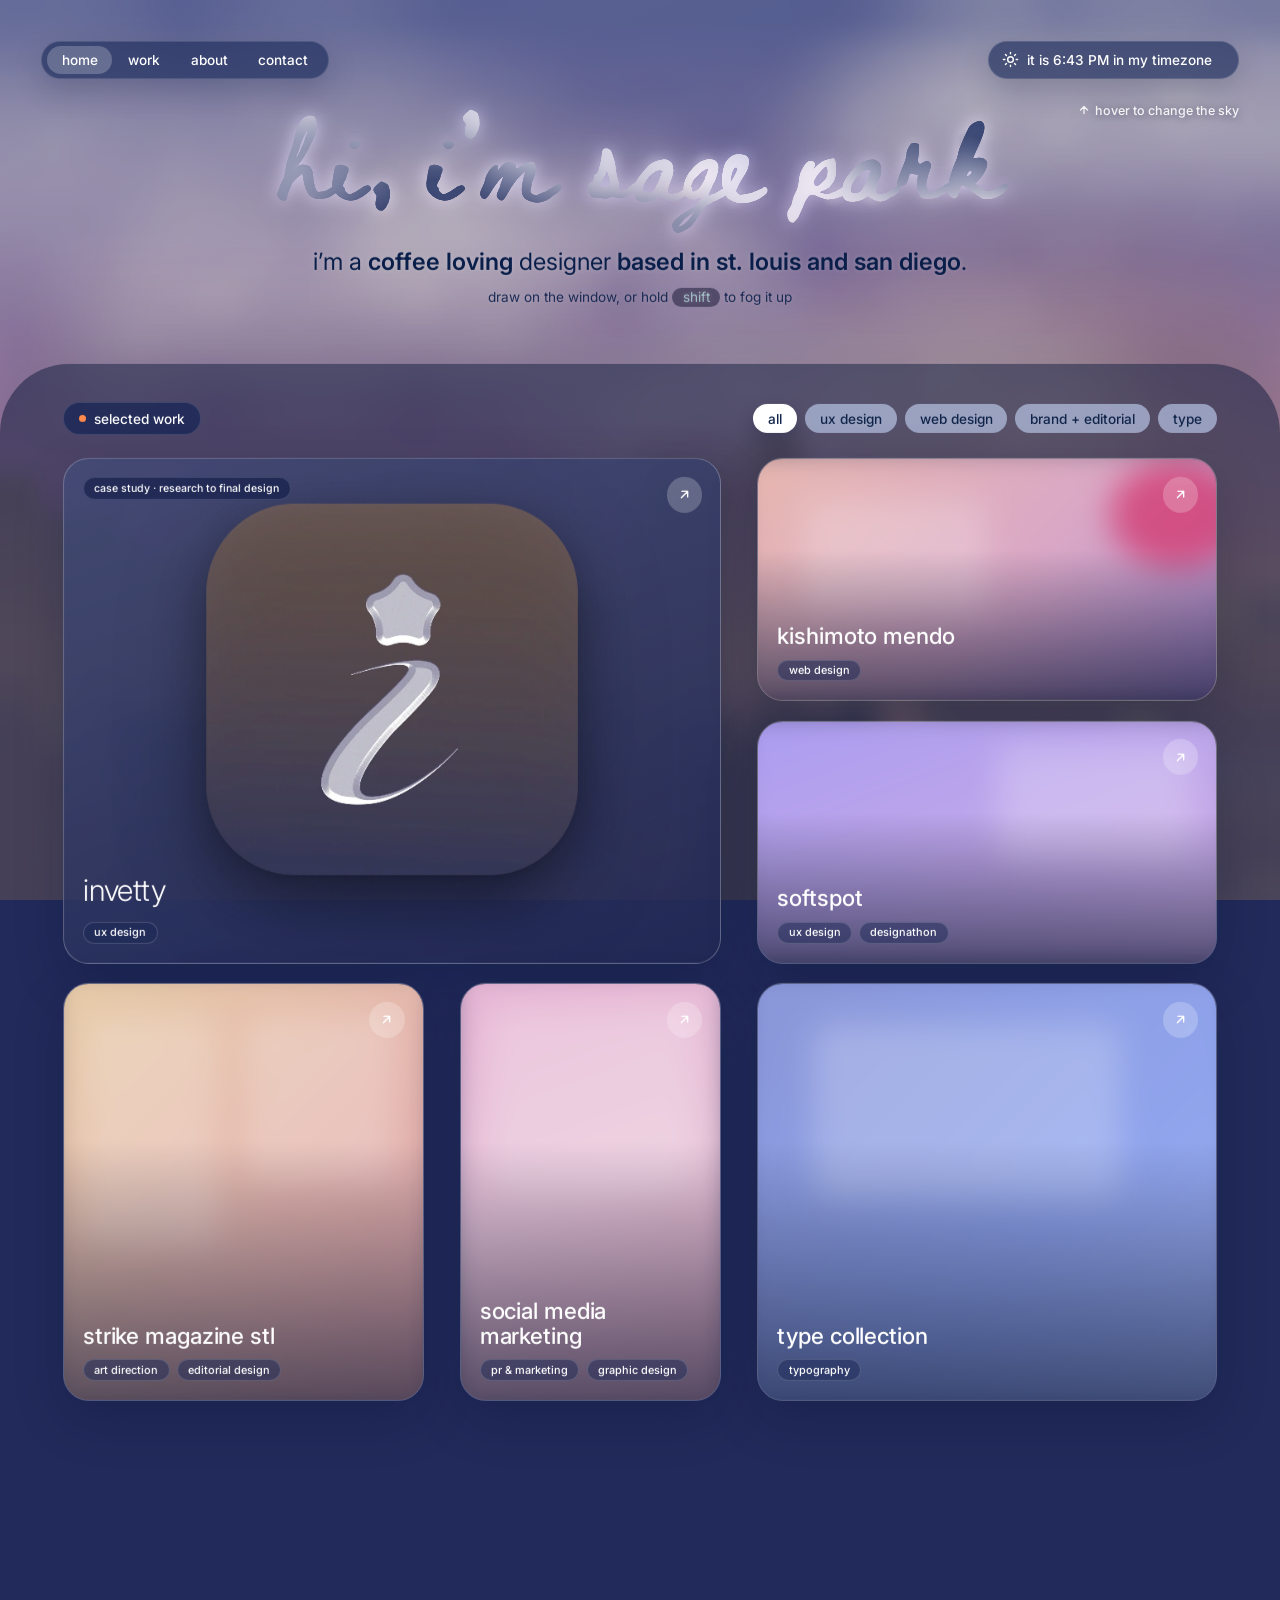
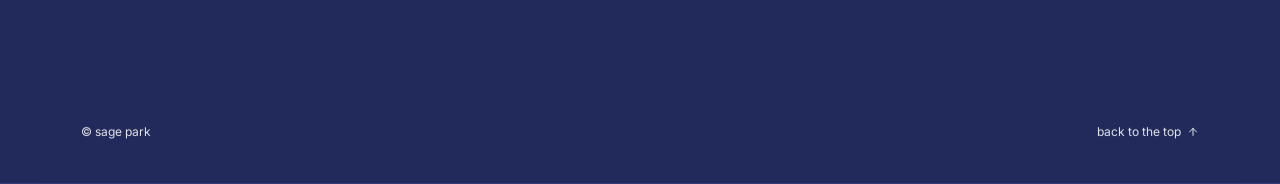
<file: index.html>
<!doctype html>
<html lang="en">
<head>
<meta charset="utf-8">
<meta name="viewport" content="width=device-width, initial-scale=1, viewport-fit=cover">
<title>Sage Park</title>
<meta name="description" content="Sage Park is a human-centered designer based in St. Louis and San Diego: UX design, web design, brand and typography.">
<script>document.documentElement.classList.add('js')</script>
<link rel="preconnect" href="https://fonts.googleapis.com">
<link rel="preconnect" href="https://fonts.gstatic.com" crossorigin>
<link href="https://fonts.googleapis.com/css2?family=Beth+Ellen&family=DM+Sans:wght@300;400;500&family=Inter:wght@300;400;500;600&display=swap" rel="stylesheet">
<link rel="stylesheet" href="css/site.css">
</head>

<body>

<!-- the foggy window (fog.js paints the sky, skyline, frost, your drawing and the title here) -->
<canvas id="fog" aria-hidden="true"></canvas>

<nav class="menu" aria-label="Main">
  <a href="index.html" aria-current="page">home</a>
  <a href="index.html#work">work</a>
  <a href="about.html">about</a>
  <a href="index.html#contact">contact</a>
</nav>

<!-- my time; hover opens the slider that changes the sky -->
<div class="time" id="time">
  <button class="time-sun" type="button" aria-label="Open the time of day slider">
    <svg viewBox="0 0 24 24" fill="none" stroke="currentColor" stroke-width="2" stroke-linecap="round" aria-hidden="true"><circle cx="12" cy="12" r="4"/><path d="M12 2v2M12 20v2M4.9 4.9l1.4 1.4M17.7 17.7l1.4 1.4M2 12h2M20 12h2M4.9 19.1l1.4-1.4M17.7 6.3l1.4-1.4"/></svg>
  </button>
  <span id="tl">it is … in my timezone</span>
  <div class="time-extra">
    <input id="t" type="range" min="0" max="1439" step="1" aria-label="Preview the time of day">
    <button id="live" type="button">live</button>
  </div>
</div>
<p class="time-hint" id="timehint">
  <svg width="12" height="12" viewBox="0 0 24 24" fill="none" stroke="currentColor" stroke-width="2.4" stroke-linecap="round" stroke-linejoin="round" aria-hidden="true"><path d="M12 19V5M5 12l7-7 7 7"/></svg>
  <span>hover to change the sky</span>
</p>

<div id="scroller">
  <main>

    <section class="hero" id="top">
      <h1 class="sr">hi, i’m sage park</h1>
      <div class="title-slot" aria-hidden="true"></div>
      <p class="sub" data-adapt><span class="ln">i’m a <span class="adj" id="adj"><span class="w">human centered</span></span> designer</span> <span class="ln"><span class="adj" id="tail"><span class="w">based in st. louis and san diego</span></span>.</span></p>
      <p class="hint" data-adapt data-soft>draw on the window<span class="hk">, or hold <kbd>shift</kbd> to fog it up</span></p>
    </section>

    <!-- the dark sheet: work, then contact + music -->
    <section class="sheet" id="work" aria-label="Selected work">

      <div class="works-head rv">
        <span class="chip"><i></i>selected work</span>
        <div class="filters" role="group" aria-label="Filter projects">
          <button class="fchip on" type="button" data-f="all" aria-pressed="true">all</button>
          <button class="fchip" type="button" data-f="ux" aria-pressed="false">ux design</button>
          <button class="fchip" type="button" data-f="web" aria-pressed="false">web design</button>
          <button class="fchip" type="button" data-f="brand" aria-pressed="false">brand + editorial</button>
          <button class="fchip" type="button" data-f="type" aria-pressed="false">type</button>
        </div>
      </div>

      <div class="works-grid stagger">

        <!-- invetty: opens its own page -->
        <a class="card fx rv-a c-invetty" href="invetty.html" data-cat="ux" data-tilt="4" aria-label="invetty, a ux design case study">
          <img class="logo" src="img/invetty-logo.webp" alt="" width="609" height="609">
          <span class="pill-case">case study · research to final design</span>
          <span class="go"><svg viewBox="0 0 24 24" fill="none" stroke="currentColor" stroke-width="2.2" stroke-linecap="round" stroke-linejoin="round" aria-hidden="true"><path d="M7 17L17 7M8 7h9v9"/></svg></span>
          <div class="meta"><h3>invetty</h3><div class="tags"><span class="tagp">ux design</span></div></div>
        </a>

        <!-- the others: blurred placeholders that clear when you hover. Swap each .media for an <img> when the project is ready. -->
        <a class="card fx rv-a c-kishimoto" href="#" data-cat="web" data-soon data-tilt="6" aria-label="kishimoto mendo, web design">
          <div class="media" style="background:linear-gradient(135deg,#e9b9ae 0%,#d9a7c6 55%,#9d80c6 100%)">
            <i style="left:14%;top:20%;width:36%;height:44%"></i><i style="left:74%;top:6%;width:26%;height:40%;border-radius:50%;background:#d4437a;opacity:.85"></i>
          </div>
          <span class="go"><svg viewBox="0 0 24 24" fill="none" stroke="currentColor" stroke-width="2.2" stroke-linecap="round" stroke-linejoin="round" aria-hidden="true"><path d="M7 17L17 7M8 7h9v9"/></svg></span>
          <div class="meta"><h3>kishimoto mendo</h3><div class="tags"><span class="tagp">web design</span></div></div>
        </a>

        <a class="card fx rv-a c-softspot" href="#" data-cat="ux" data-soon data-tilt="6" aria-label="softspot, ux design and designathon">
          <div class="media" style="background:linear-gradient(160deg,#a99cf1 0%,#c3a8e8 60%,#d6b4ec 100%)">
            <i style="left:52%;top:14%;width:38%;height:44%"></i>
          </div>
          <span class="go"><svg viewBox="0 0 24 24" fill="none" stroke="currentColor" stroke-width="2.2" stroke-linecap="round" stroke-linejoin="round" aria-hidden="true"><path d="M7 17L17 7M8 7h9v9"/></svg></span>
          <div class="meta"><h3>softspot</h3><div class="tags"><span class="tagp">ux design</span><span class="tagp">designathon</span></div></div>
        </a>

        <a class="card fx rv-a c-strike" href="#" data-cat="brand" data-soon data-tilt="6" aria-label="strike magazine stl, art direction and editorial design">
          <div class="media" style="background:linear-gradient(135deg,#e6cda6 0%,#e4b4ac 55%,#d99ea6 100%)">
            <i style="left:10%;top:12%;width:34%;height:50%"></i><i style="left:50%;top:12%;width:38%;height:36%"></i>
          </div>
          <span class="go"><svg viewBox="0 0 24 24" fill="none" stroke="currentColor" stroke-width="2.2" stroke-linecap="round" stroke-linejoin="round" aria-hidden="true"><path d="M7 17L17 7M8 7h9v9"/></svg></span>
          <div class="meta"><h3>strike magazine stl</h3><div class="tags"><span class="tagp">art direction</span><span class="tagp">editorial design</span></div></div>
        </a>

        <a class="card fx rv-a c-social" href="#" data-cat="brand" data-soon data-tilt="6" aria-label="social media marketing, pr and marketing, graphic design">
          <div class="media" style="background:linear-gradient(160deg,#e6b2d3 0%,#e8c4d8 50%,#d9a3b9 100%)">
            <i style="left:14%;top:10%;width:72%;height:40%"></i>
          </div>
          <span class="go"><svg viewBox="0 0 24 24" fill="none" stroke="currentColor" stroke-width="2.2" stroke-linecap="round" stroke-linejoin="round" aria-hidden="true"><path d="M7 17L17 7M8 7h9v9"/></svg></span>
          <div class="meta"><h3>social media marketing</h3><div class="tags"><span class="tagp">pr &amp; marketing</span><span class="tagp">graphic design</span></div></div>
        </a>

        <a class="card fx rv-a c-type" href="#" data-cat="type" data-soon data-tilt="6" aria-label="type collection, typography">
          <div class="media" style="background:linear-gradient(135deg,#8995d6 0%,#8fa3ec 60%,#9eb1f3 100%)">
            <i style="left:16%;top:14%;width:60%;height:38%"></i>
          </div>
          <span class="go"><svg viewBox="0 0 24 24" fill="none" stroke="currentColor" stroke-width="2.2" stroke-linecap="round" stroke-linejoin="round" aria-hidden="true"><path d="M7 17L17 7M8 7h9v9"/></svg></span>
          <div class="meta"><h3>type collection</h3><div class="tags"><span class="tagp">typography</span></div></div>
        </a>

      </div>

      <!-- contact + the vinyl player -->
      <div class="lobby rv" id="contact">
        <div class="hi">
          <h2>let’s say hi</h2>
          <a class="email" href="mailto:sagespark19@gmail.com">sagespark19@gmail.com</a>
          <div class="btns">
            <a class="btn primary mag" href="mailto:sagespark19@gmail.com">email me</a>
            <a class="btn mag" href="#">[linkedin]</a>
            <a class="btn mag" href="#">[instagram]</a>
          </div>
        </div>

        <div class="player" data-state="idle" aria-label="My playlist, as a record player">
          <div class="rec"><i class="rec-label"></i><i class="rec-hole"></i></div>
          <div class="arm" aria-hidden="true"><i class="pivot"></i><i class="bar"></i><i class="head"></i></div>
          <div class="pl-info">
            <span class="pl-k">my playlist</span>
            <strong class="pl-name">[playlist name]</strong>
            <span class="pl-sub pl-count">[n] songs · made for this site</span>
            <div class="pl-ctrl">
              <button class="pl-play" type="button" aria-label="Play or pause the playlist">
                <svg class="ico-play" viewBox="0 0 24 24" fill="currentColor" aria-hidden="true"><path d="M8 5v14l11-7z"/></svg>
                <svg class="ico-pause" viewBox="0 0 24 24" fill="currentColor" aria-hidden="true"><path d="M7 5h4v14H7zM13 5h4v14h-4z"/></svg>
              </button>
              <button class="pl-sk" type="button" aria-label="Previous song"><svg viewBox="0 0 24 24" fill="currentColor" aria-hidden="true"><path d="M6 5h2v14H6zM20 5v14L9 12z"/></svg></button>
              <button class="pl-sk" type="button" aria-label="Next song"><svg viewBox="0 0 24 24" fill="currentColor" aria-hidden="true"><path d="M16 5h2v14h-2zM4 5l11 7L4 19z"/></svg></button>
            </div>
            <div class="pl-bar"><i></i></div>
            <span class="pl-note">press play · 30-second previews</span>
          </div>
        </div>
      </div>

      <div class="foot">
        <span>© sage park</span>
        <a href="#top">back to the top <svg viewBox="0 0 24 24" fill="none" stroke="currentColor" stroke-width="2" stroke-linecap="round" stroke-linejoin="round" aria-hidden="true"><path d="M12 19V5M5 12l7-7 7 7"/></svg></a>
      </div>

    </section>

  </main>
</div>

<script src="js/fog.js"></script>
<script src="js/ui.js"></script>
<script src="js/home.js"></script>
<script src="js/player.js"></script>
</body>
</html>
</file>
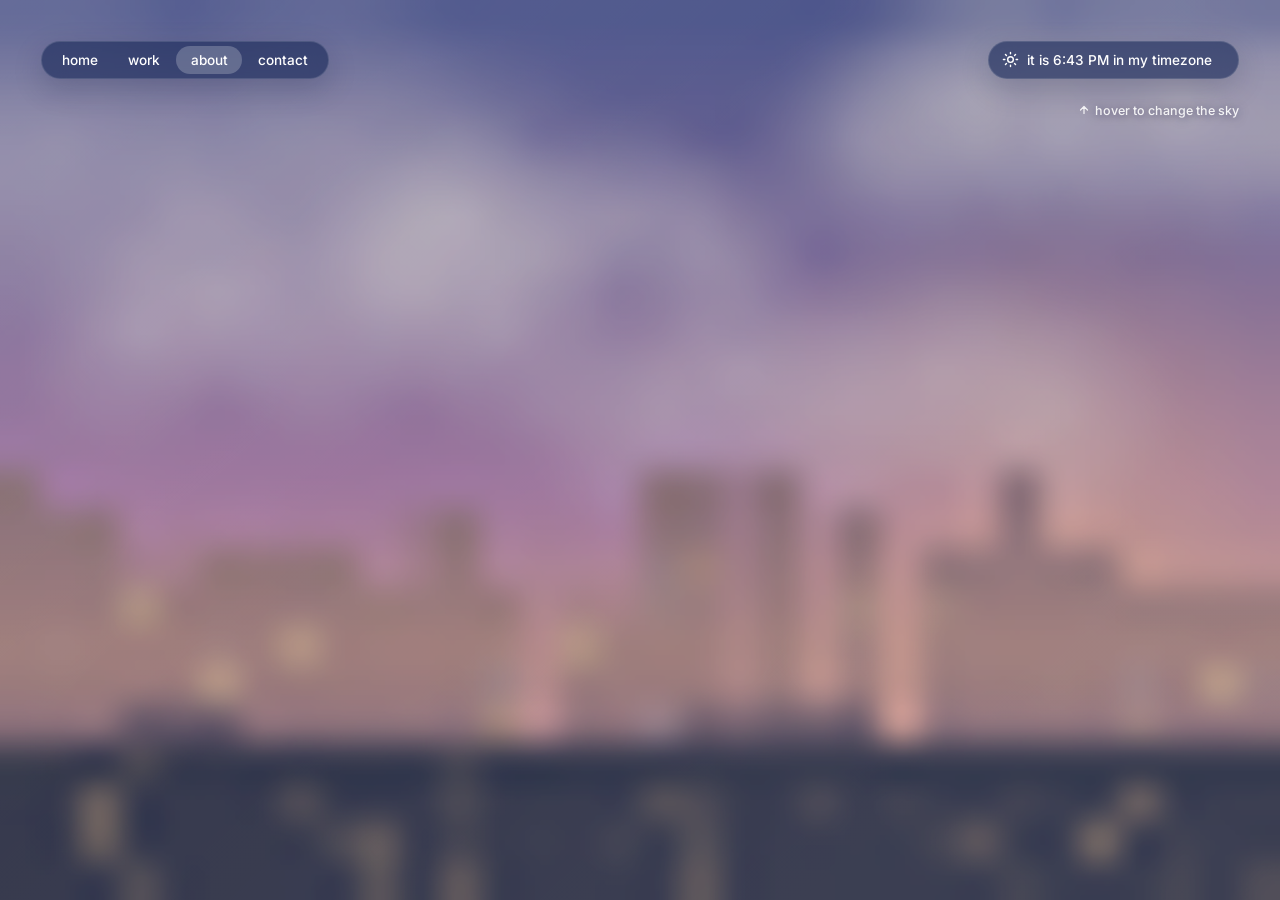
<file: about.html>
<!doctype html>
<html lang="en">
<head>
<meta charset="utf-8">
<meta name="viewport" content="width=device-width, initial-scale=1, viewport-fit=cover">
<title>about · Sage Park</title>
<script>document.documentElement.classList.add('js')</script>
<link rel="preconnect" href="https://fonts.googleapis.com">
<link rel="preconnect" href="https://fonts.gstatic.com" crossorigin>
<link href="https://fonts.googleapis.com/css2?family=Beth+Ellen&family=DM+Sans:wght@300;400;500&family=Inter:wght@300;400;500;600&display=swap" rel="stylesheet">
<link rel="stylesheet" href="css/site.css">
</head>

<body>

<canvas id="fog" aria-hidden="true"></canvas>

<nav class="menu" aria-label="Main">
  <a href="index.html">home</a>
  <a href="index.html#work">work</a>
  <a href="about.html" aria-current="page">about</a>
  <a href="index.html#contact">contact</a>
</nav>

<div class="time" id="time">
  <button class="time-sun" type="button" aria-label="Open the time of day slider">
    <svg viewBox="0 0 24 24" fill="none" stroke="currentColor" stroke-width="2" stroke-linecap="round" aria-hidden="true"><circle cx="12" cy="12" r="4"/><path d="M12 2v2M12 20v2M4.9 4.9l1.4 1.4M17.7 17.7l1.4 1.4M2 12h2M20 12h2M4.9 19.1l1.4-1.4M17.7 6.3l1.4-1.4"/></svg>
  </button>
  <span id="tl">it is … in my timezone</span>
  <div class="time-extra">
    <input id="t" type="range" min="0" max="1439" step="1" aria-label="Preview the time of day">
    <button id="live" type="button">live</button>
  </div>
</div>
<p class="time-hint" id="timehint">
  <svg width="12" height="12" viewBox="0 0 24 24" fill="none" stroke="currentColor" stroke-width="2.4" stroke-linecap="round" stroke-linejoin="round" aria-hidden="true"><path d="M12 19V5M5 12l7-7 7 7"/></svg>
  <span>hover to change the sky</span>
</p>

<div id="scroller">
  <main id="top" style="min-height:100vh">
    <!-- about page: left blank on purpose until the Figma layout is ready -->
    <h1 class="sr">about</h1>
  </main>
</div>

<script src="js/fog.js"></script>
<script src="js/ui.js"></script>
</body>
</html>
</file>
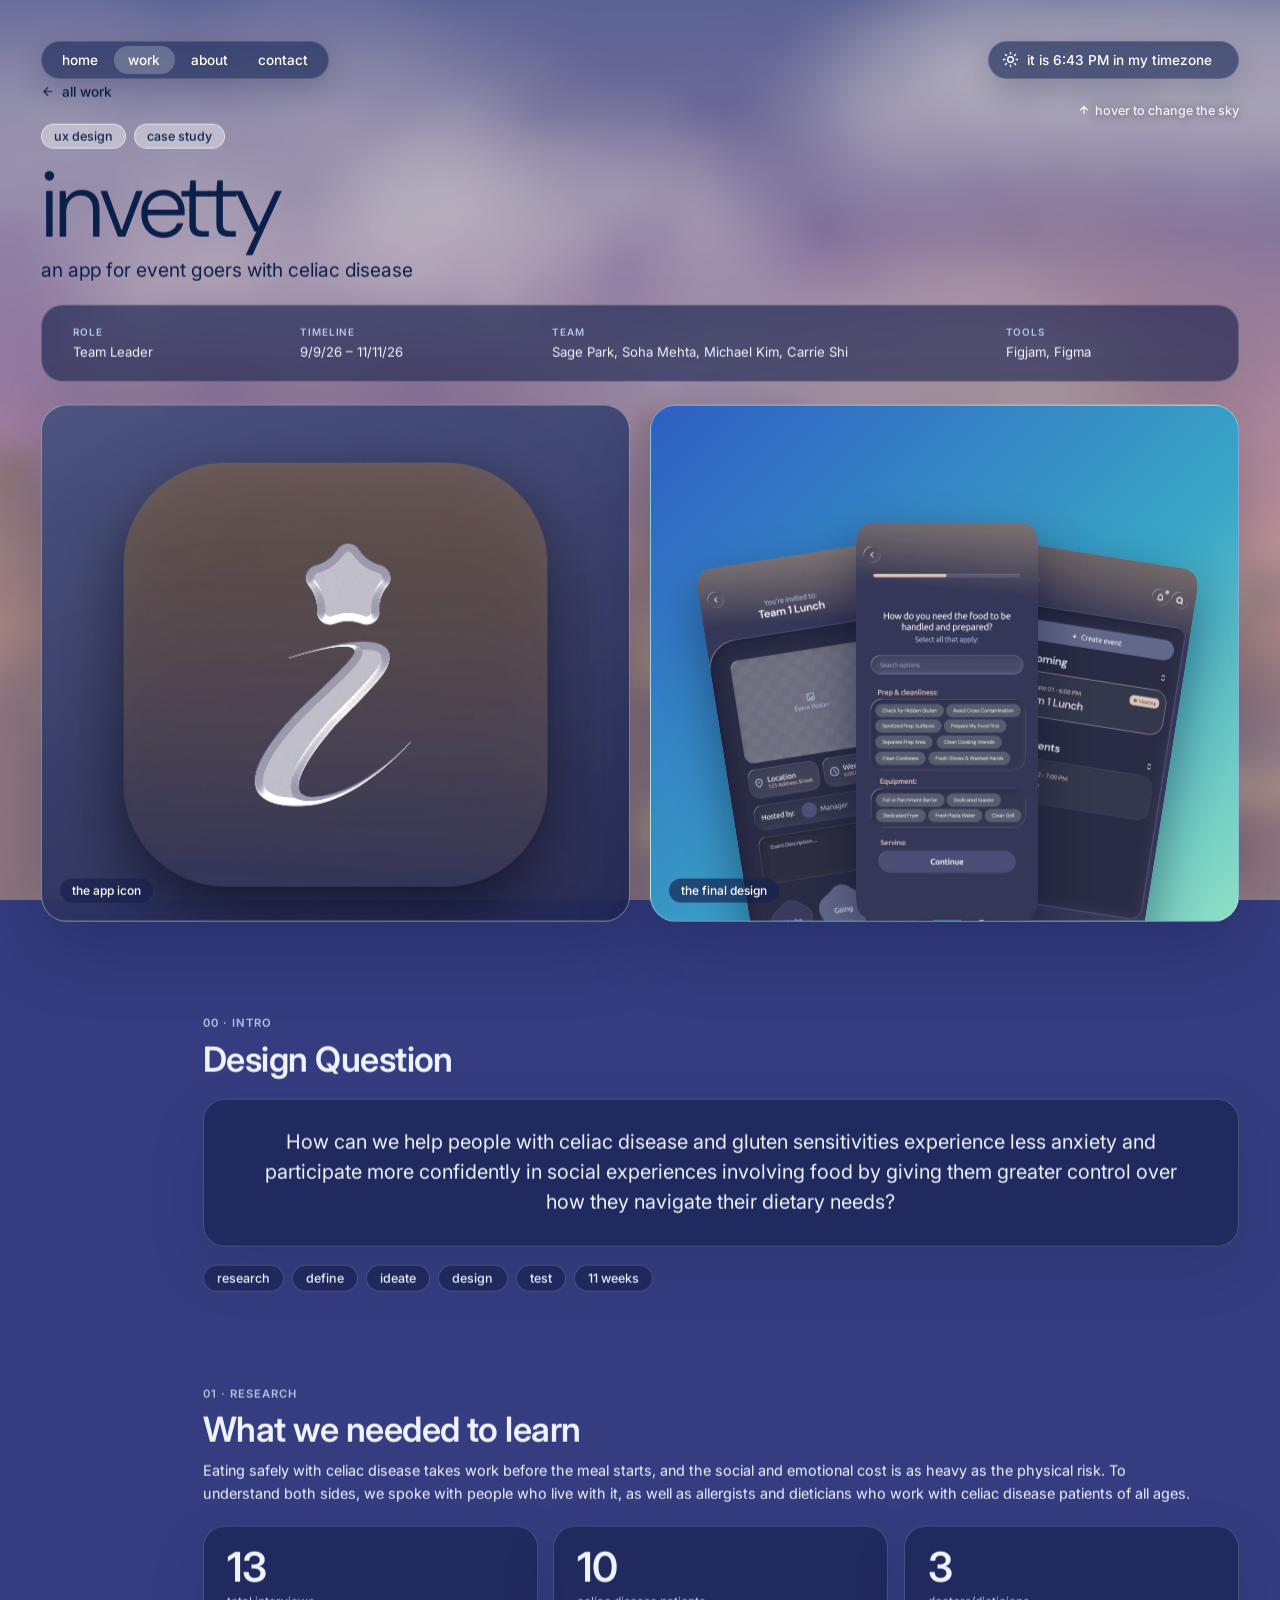
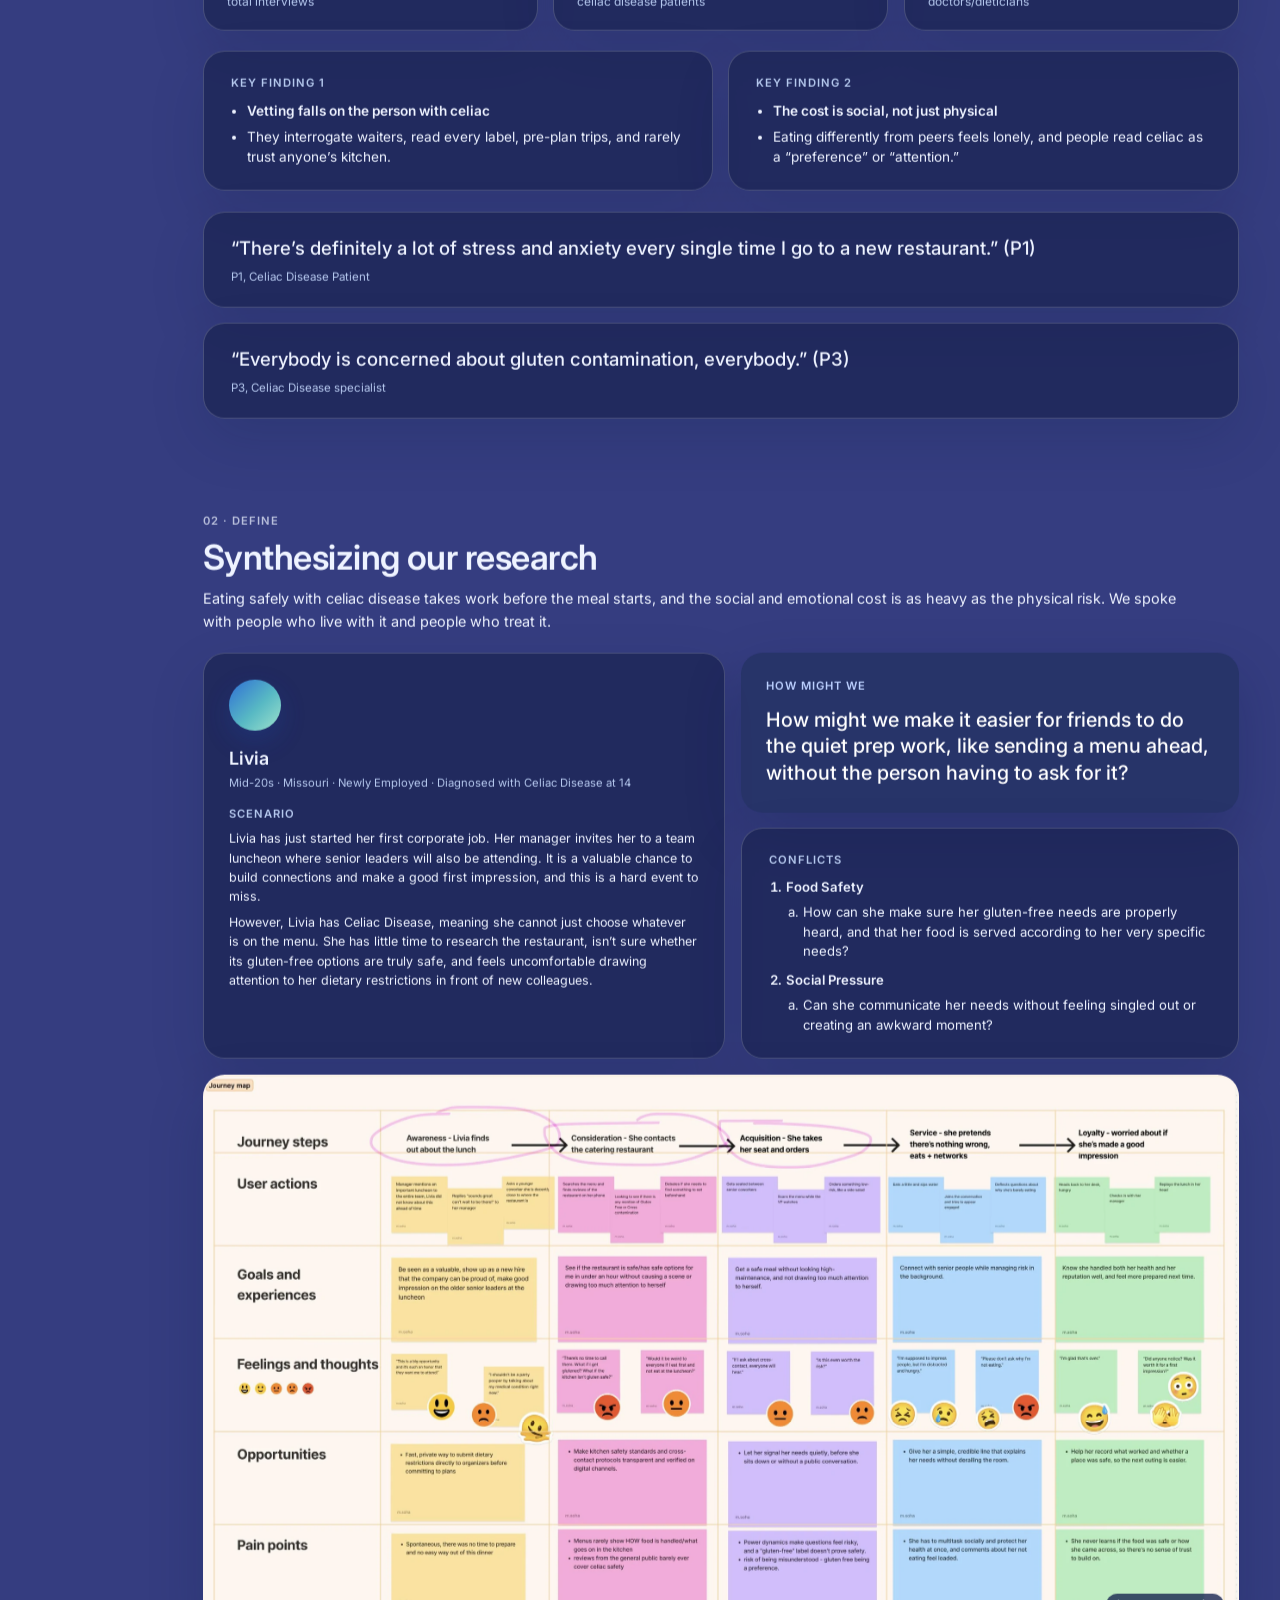
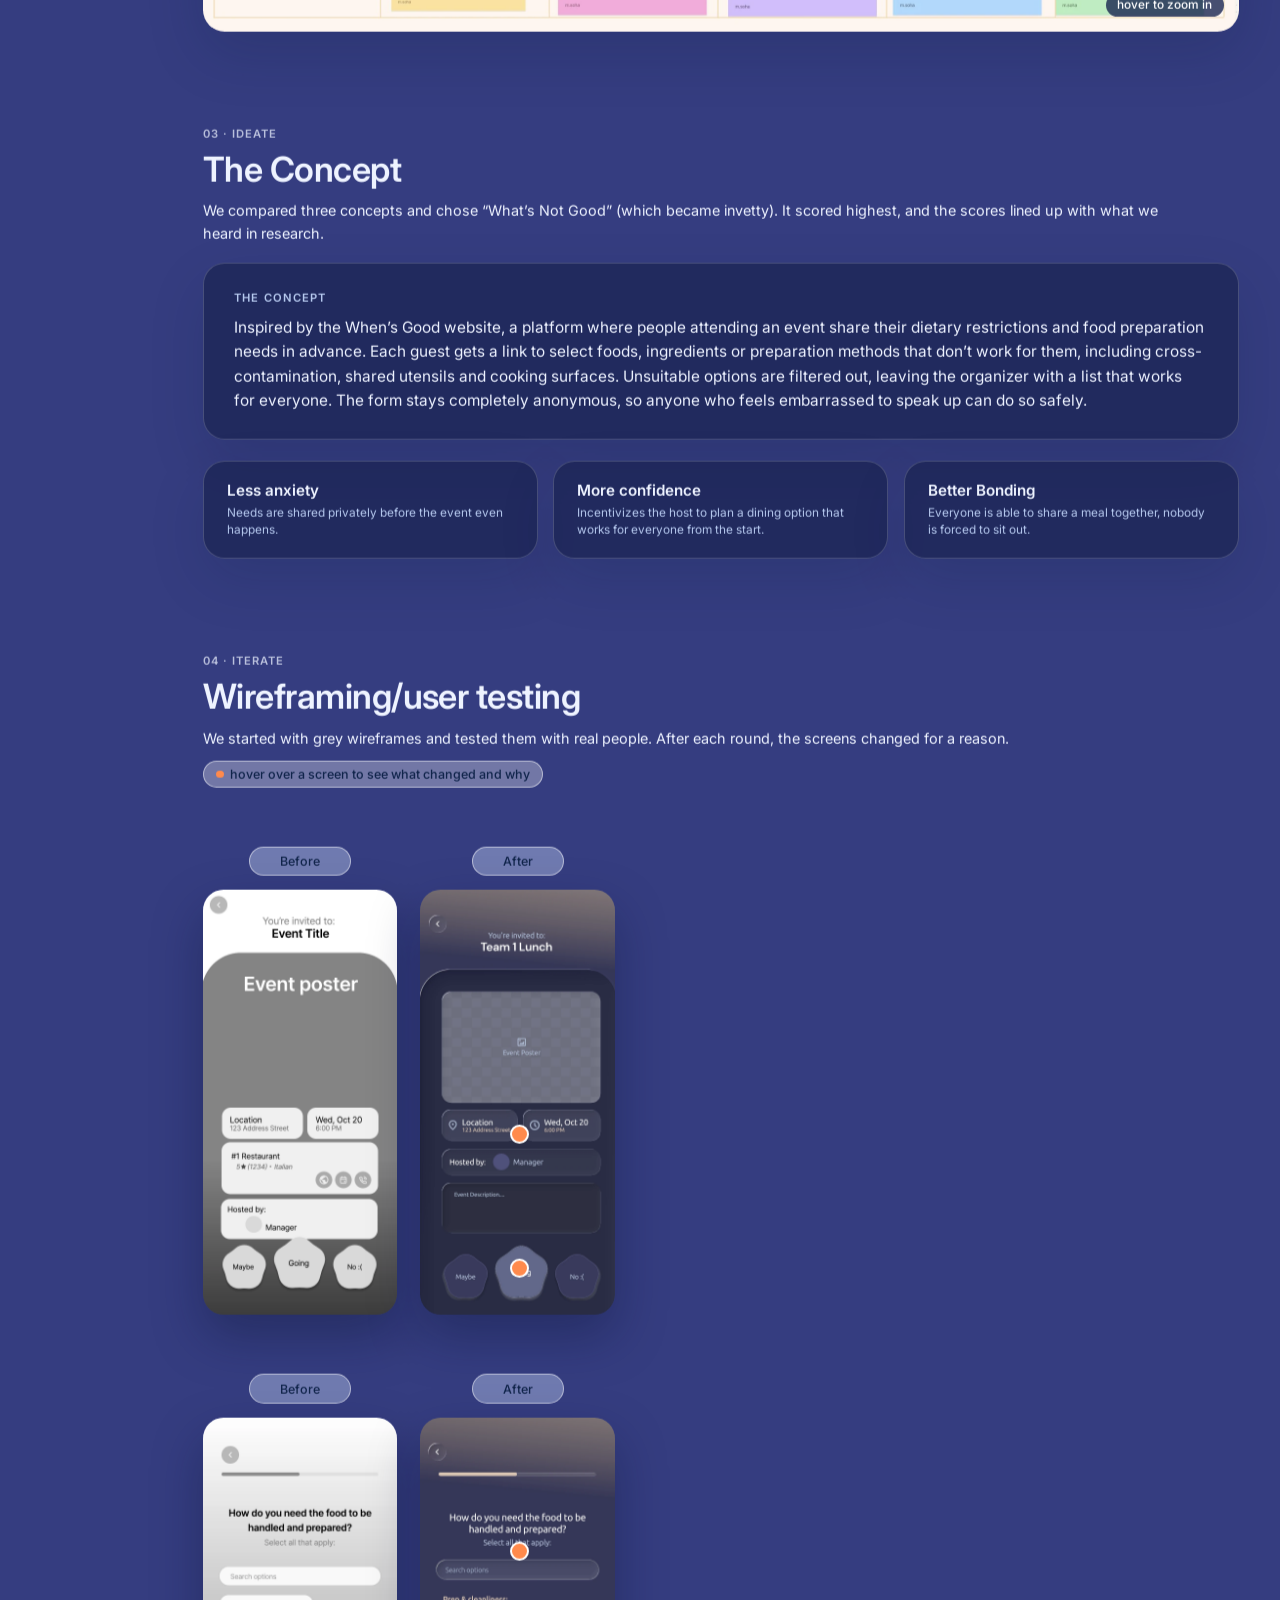
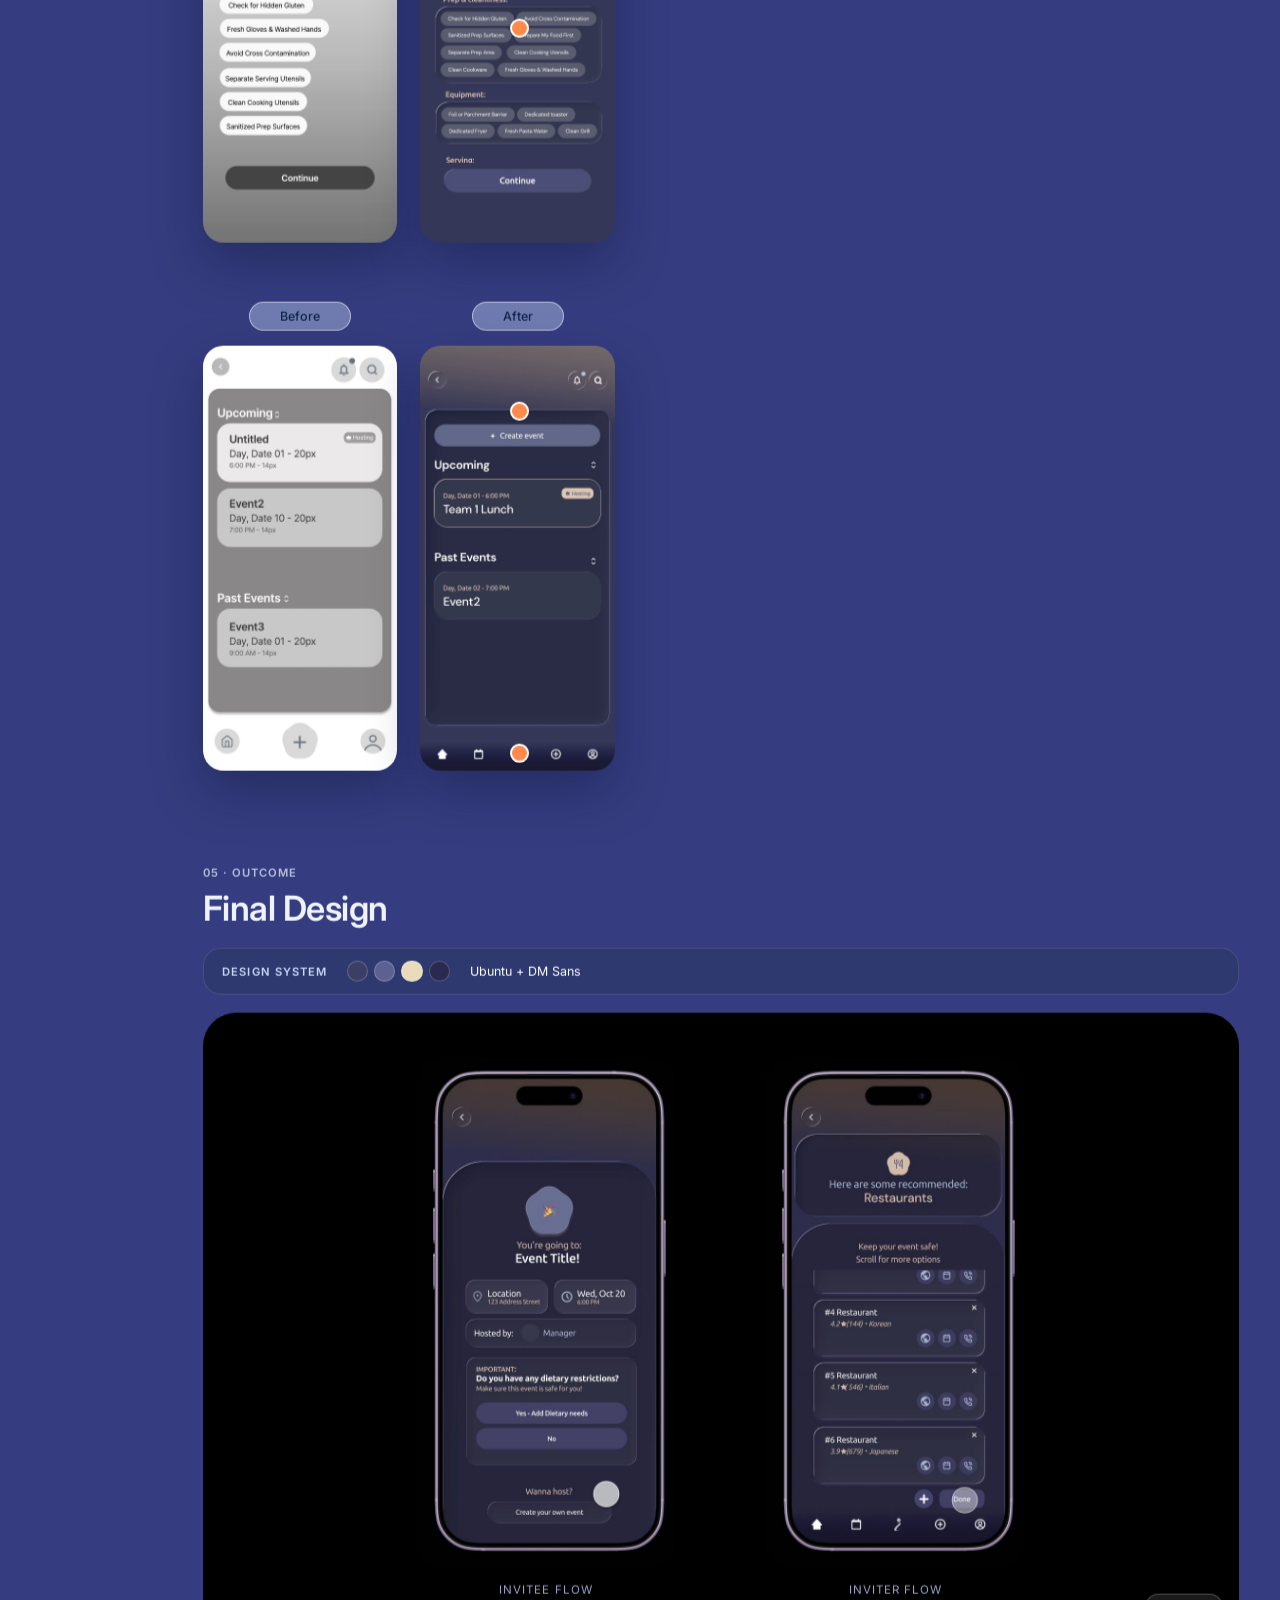
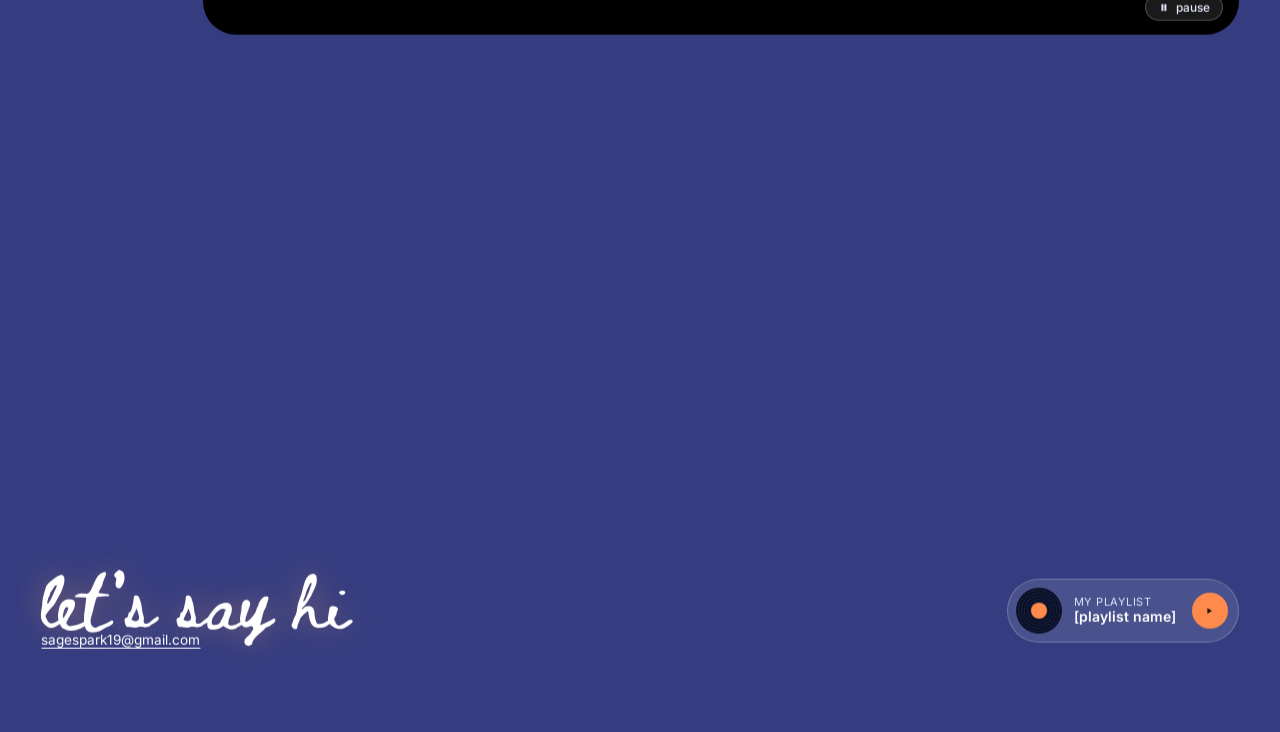
<file: invetty.html>
<!doctype html>
<html lang="en">
<head>
<meta charset="utf-8">
<meta name="viewport" content="width=device-width, initial-scale=1, viewport-fit=cover">
<title>invetty · Sage Park</title>
<meta name="description" content="invetty: an app for event goers with celiac disease. A UX design case study by Sage Park, Soha Mehta, Michael Kim and Carrie Shi.">
<script>document.documentElement.classList.add('js')</script>
<link rel="preconnect" href="https://fonts.googleapis.com">
<link rel="preconnect" href="https://fonts.gstatic.com" crossorigin>
<link href="https://fonts.googleapis.com/css2?family=Beth+Ellen&family=DM+Sans:wght@300;400;500&family=Inter:wght@300;400;500;600&display=swap" rel="stylesheet">
<link rel="stylesheet" href="css/site.css">
<link rel="stylesheet" href="css/case.css">
</head>

<body>

<canvas id="fog" aria-hidden="true"></canvas>

<nav class="menu" aria-label="Main">
  <a href="index.html">home</a>
  <a href="index.html#work" aria-current="page">work</a>
  <a href="about.html">about</a>
  <a href="index.html#contact">contact</a>
</nav>

<div class="time" id="time">
  <button class="time-sun" type="button" aria-label="Open the time of day slider">
    <svg viewBox="0 0 24 24" fill="none" stroke="currentColor" stroke-width="2" stroke-linecap="round" aria-hidden="true"><circle cx="12" cy="12" r="4"/><path d="M12 2v2M12 20v2M4.9 4.9l1.4 1.4M17.7 17.7l1.4 1.4M2 12h2M20 12h2M4.9 19.1l1.4-1.4M17.7 6.3l1.4-1.4"/></svg>
  </button>
  <span id="tl">it is … in my timezone</span>
  <div class="time-extra">
    <input id="t" type="range" min="0" max="1439" step="1" aria-label="Preview the time of day">
    <button id="live" type="button">live</button>
  </div>
</div>
<p class="time-hint" id="timehint">
  <svg width="12" height="12" viewBox="0 0 24 24" fill="none" stroke="currentColor" stroke-width="2.4" stroke-linecap="round" stroke-linejoin="round" aria-hidden="true"><path d="M12 19V5M5 12l7-7 7 7"/></svg>
  <span>hover to change the sky</span>
</p>

<!-- the process: follows you down the page and shows where you are -->
<nav class="rail" id="rail" data-adapt aria-label="Sections of this case study">
  <p class="ey">the process</p>
  <a href="#s-intro" data-sec="s-intro">overview</a>
  <a href="#s-research" data-sec="s-research">research</a>
  <a href="#s-define" data-sec="s-define">define</a>
  <a href="#s-ideate" data-sec="s-ideate">ideate</a>
  <a href="#s-iterate" data-sec="s-iterate">iterate</a>
  <a href="#s-outcome" data-sec="s-outcome">outcome</a>
</nav>

<div id="scroller">
  <main>

    <!-- ================= header ================= -->
    <header class="case-hero" id="top">
      <a class="back" href="index.html#work" data-adapt>
        <svg viewBox="0 0 24 24" fill="none" stroke="currentColor" stroke-width="2" stroke-linecap="round" stroke-linejoin="round" aria-hidden="true"><path d="M19 12H5M12 19l-7-7 7-7"/></svg>all work
      </a>
      <div class="ctags"><span class="ctag">ux design</span><span class="ctag">case study</span></div>
      <h1 class="case-title" data-adapt>invetty</h1>
      <p class="case-sub" data-adapt>an app for event goers with celiac disease</p>

      <div class="gl meta-row rv">
        <div><span class="ey">role</span><span>Team Leader</span></div>
        <div><span class="ey">timeline</span><span>9/9/26 – 11/11/26</span></div>
        <div><span class="ey">team</span><span>Sage Park, Soha Mehta, Michael Kim, Carrie Shi</span></div>
        <div><span class="ey">tools</span><span>Figjam, Figma</span></div>
      </div>

      <div class="hero-imgs stagger">
        <div class="himg himg-logo fx rv-a" data-tilt="4">
          <img src="img/invetty-logo.webp" alt="The invetty app icon: a glassy lowercase i with a star for its dot" width="609" height="609">
          <span class="lab">the app icon</span>
        </div>
        <div class="himg himg-fan fx rv-a" data-tilt="4">
          <img class="f1" src="img/invitation-after.webp" alt="The invitation screen" width="796" height="1740">
          <img class="f2" src="img/questionnaire-after.webp" alt="The dietary questionnaire screen" width="796" height="1740">
          <img class="f3" src="img/home-after.webp" alt="The events home screen" width="796" height="1740">
          <span class="lab">the final design</span>
        </div>
      </div>
    </header>

    <div class="case-main">

      <!-- ================= 00 intro ================= -->
      <section class="csec" id="s-intro">
        <p class="ey" data-adapt>00 · intro</p>
        <h2 class="h2" data-adapt>Design Question</h2>
        <div class="gl qcard stack rv">
          How can we help people with celiac disease and gluten sensitivities experience less anxiety and participate more confidently in social experiences involving food by giving them greater control over how they navigate their dietary needs?
        </div>
        <div class="pills">
          <span class="pillc">research</span><span class="pillc">define</span><span class="pillc">ideate</span><span class="pillc">design</span><span class="pillc">test</span><span class="pillc">11 weeks</span>
        </div>
      </section>

      <!-- ================= 01 research ================= -->
      <section class="csec" id="s-research">
        <p class="ey" data-adapt>01 · research</p>
        <h2 class="h2" data-adapt>What we needed to learn</h2>
        <p class="lead" data-adapt>Eating safely with celiac disease takes work before the meal starts, and the social and emotional cost is as heavy as the physical risk. To understand both sides, we spoke with people who live with it, as well as allergists and dieticians who work with celiac disease patients of all ages.</p>

        <div class="cols3 stack stagger">
          <div class="gl stat rv-a"><b class="count" data-to="13">13</b><span>total interviews</span></div>
          <div class="gl stat rv-a"><b class="count" data-to="10">10</b><span>celiac disease patients</span></div>
          <div class="gl stat rv-a"><b class="count" data-to="3">3</b><span>doctors/dieticians</span></div>
        </div>

        <div class="cols2 stack stagger">
          <div class="gl fcard hov rv-a"><p class="ey">key finding 1</p>
            <ul><li>Vetting falls on the person with celiac</li><li>They interrogate waiters, read every label, pre-plan trips, and rarely trust anyone’s kitchen.</li></ul></div>
          <div class="gl fcard hov rv-a"><p class="ey">key finding 2</p>
            <ul><li>The cost is social, not just physical</li><li>Eating differently from peers feels lonely, and people read celiac as a “preference” or “attention.”</li></ul></div>
        </div>

        <div class="stack stagger">
          <div class="gl quote hov rv-a"><p>“There’s definitely a lot of stress and anxiety every single time I go to a new restaurant.” (P1)</p><cite>P1, Celiac Disease Patient</cite></div>
          <div class="gl quote hov rv-a"><p>“Everybody is concerned about gluten contamination, everybody.” (P3)</p><cite>P3, Celiac Disease specialist</cite></div>
        </div>
      </section>

      <!-- ================= 02 define ================= -->
      <section class="csec" id="s-define">
        <p class="ey" data-adapt>02 · define</p>
        <h2 class="h2" data-adapt>Synthesizing our research</h2>
        <p class="lead" data-adapt>Eating safely with celiac disease takes work before the meal starts, and the social and emotional cost is as heavy as the physical risk. We spoke with people who live with it and people who treat it.</p>

        <div class="define-grid">
          <div class="gl persona hov rv">
            <div class="avatar"></div>
            <h3>Livia</h3>
            <p class="sm">Mid-20s · Missouri · Newly Employed · Diagnosed with Celiac Disease at 14</p>
            <p class="ey">scenario</p>
            <p>Livia has just started her first corporate job. Her manager invites her to a team luncheon where senior leaders will also be attending. It is a valuable chance to build connections and make a good first impression, and this is a hard event to miss.</p>
            <p>However, Livia has Celiac Disease, meaning she cannot just choose whatever is on the menu. She has little time to research the restaurant, isn’t sure whether its gluten-free options are truly safe, and feels uncomfortable drawing attention to her dietary restrictions in front of new colleagues.</p>
          </div>
          <div class="right-col">
            <div class="hmw hov rv"><p class="ey">how might we</p><p>How might we make it easier for friends to do the quiet prep work, like sending a menu ahead, without the person having to ask for it?</p></div>
            <div class="gl conf hov rv"><p class="ey">conflicts</p>
              <ol>
                <li>Food Safety<ol type="a"><li>How can she make sure her gluten-free needs are properly heard, and that her food is served according to her very specific needs?</li></ol></li>
                <li>Social Pressure<ol type="a"><li>Can she communicate her needs without feeling singled out or creating an awkward moment?</li></ol></li>
              </ol>
            </div>
          </div>
        </div>

        <div class="zoomable no-draw rv" id="jmap">
          <img src="img/journey-map.webp" alt="Journey map for Livia across five stages: awareness, consideration, acquisition, service and loyalty, with her actions, goals, feelings, opportunities and pain points" width="2400" height="1289" loading="lazy">
          <span class="zhint">hover to zoom in</span>
        </div>
      </section>

      <!-- ================= 03 ideate ================= -->
      <section class="csec" id="s-ideate">
        <p class="ey" data-adapt>03 · ideate</p>
        <h2 class="h2" data-adapt>The Concept</h2>
        <p class="lead" data-adapt>We compared three concepts and chose “What’s Not Good” (which became invetty). It scored highest, and the scores lined up with what we heard in research.</p>
        <div class="gl concept rv"><p class="ey">the concept</p>
          Inspired by the When’s Good website, a platform where people attending an event share their dietary restrictions and food preparation needs in advance. Each guest gets a link to select foods, ingredients or preparation methods that don’t work for them, including cross-contamination, shared utensils and cooking surfaces. Unsuitable options are filtered out, leaving the organizer with a list that works for everyone. The form stays completely anonymous, so anyone who feels embarrassed to speak up can do so safely.
        </div>
        <div class="cols3 stack stagger">
          <div class="gl mini-card hov rv-a"><h4>Less anxiety</h4><p>Needs are shared privately before the event even happens.</p></div>
          <div class="gl mini-card hov rv-a"><h4>More confidence</h4><p>Incentivizes the host to plan a dining option that works for everyone from the start.</p></div>
          <div class="gl mini-card hov rv-a"><h4>Better Bonding</h4><p>Everyone is able to share a meal together, nobody is forced to sit out.</p></div>
        </div>
      </section>

      <!-- ================= 04 iterate ================= -->
      <section class="csec" id="s-iterate">
        <p class="ey" data-adapt>04 · iterate</p>
        <h2 class="h2" data-adapt>Wireframing/user testing</h2>
        <p class="lead" data-adapt>We started with grey wireframes and tested them with real people. After each round, the screens changed for a reason.</p>
        <span class="hint-hover"><i></i>hover over a screen to see what changed and why</span>

        <!-- 1: invitation -->
        <div class="pair">
          <div class="screens rv" tabindex="0" aria-label="Invitation screen, before and after. Hover or focus to read what changed.">
            <div class="scr before"><span class="lbl">Before</span><div class="shot"><img src="img/invitation-before.webp" alt="Before: a grey wireframe of the invitation, with a poster and three round buttons" width="796" height="1740" loading="lazy"></div></div>
            <div class="scr after"><span class="lbl">After</span><div class="shot"><img src="img/invitation-after.webp" alt="After: the colorized invitation with clear Maybe, Going and No buttons" width="796" height="1740" loading="lazy"><i class="hs" style="left:50%;top:88.5%"></i><i class="hs" style="left:50%;top:57%"></i></div></div>
          </div>
          <div class="chats">
            <div class="bub b1"><span class="av"></span><div class="tx"><b>what changed</b>The grey wireframe became a colorized screen with clear Maybe / Going / No buttons, and the layout now makes Going stand out.</div></div>
            <div class="typing"><span class="av"></span><div class="tx"><i></i><i></i><i></i></div></div>
            <div class="bub b2"><span class="av"></span><div class="tx"><b>what drove it</b>Users need clear signs of which elements are interactive and what to do next. Some testers got distracted by other buttons instead of tapping “Going.”</div></div>
          </div>
        </div>

        <!-- 2: questionnaire -->
        <div class="pair">
          <div class="screens rv" tabindex="0" aria-label="Dietary questionnaire, before and after. Hover or focus to read what changed.">
            <div class="scr before"><span class="lbl">Before</span><div class="shot"><img src="img/questionnaire-before.webp" alt="Before: a flat list of options to pick from" width="796" height="1740" loading="lazy"></div></div>
            <div class="scr after"><span class="lbl">After</span><div class="shot"><img src="img/questionnaire-after.webp" alt="After: options grouped into prep and cleanliness, equipment and serving, with a search bar" width="796" height="1740" loading="lazy"><i class="hs" style="left:50%;top:49%"></i><i class="hs" style="left:50%;top:31%"></i></div></div>
          </div>
          <div class="chats">
            <div class="bub b1"><span class="av"></span><div class="tx"><b>what changed</b>The flat list of chips became grouped sections (Prep &amp; cleanliness, Equipment, Serving) with a search bar. It became better organized and holds more options.</div></div>
            <div class="typing"><span class="av"></span><div class="tx"><i></i><i></i><i></i></div></div>
            <div class="bub b2"><span class="av"></span><div class="tx"><b>what drove it</b>Allergy information wasn’t being absorbed well. Most users scrolled past it instead of looking closely. We also wanted to be more specific about preparation, given how strict celiac disease is.</div></div>
          </div>
        </div>

        <!-- 3: home + navigation -->
        <div class="pair">
          <div class="screens rv" tabindex="0" aria-label="Events home screen, before and after. Hover or focus to read what changed.">
            <div class="scr before"><span class="lbl">Before</span><div class="shot"><img src="img/home-before.webp" alt="Before: the events list with a three-icon bar" width="796" height="1740" loading="lazy"></div></div>
            <div class="scr after"><span class="lbl">After</span><div class="shot"><img src="img/home-after.webp" alt="After: the events list with a Create event button and a five-icon menu bar" width="796" height="1740" loading="lazy"><i class="hs" style="left:50%;top:95.5%"></i><i class="hs" style="left:50%;top:15%"></i></div></div>
          </div>
          <div class="chats">
            <div class="bub b1"><span class="av"></span><div class="tx"><b>what changed</b>The 3-icon bar became a 5-icon menu bar, and a “Create event” button was added at the top.</div></div>
            <div class="typing"><span class="av"></span><div class="tx"><i></i><i></i><i></i></div></div>
            <div class="bub b2"><span class="av"></span><div class="tx"><b>what drove it</b>Testers couldn’t navigate to the profile or the rest of the app, and tapped around randomly.</div></div>
          </div>
        </div>
      </section>

      <!-- ================= 05 outcome ================= -->
      <section class="csec" id="s-outcome">
        <p class="ey" data-adapt>05 · outcome</p>
        <h2 class="h2" data-adapt>Final Design</h2>

        <div class="dsys rv">
          <span class="ey">design system</span>
          <span class="sw" aria-hidden="true"><i style="background:#3b3f68"></i><i style="background:#5c6192"></i><i style="background:#e9dbbc"></i><i style="background:#2a2a50"></i></span>
          <span>Ubuntu + DM Sans</span>
        </div>

        <!-- the two videos: they start together when you scroll here -->
        <div class="final" id="final">
          <figure>
            <video id="vA" muted playsinline preload="auto" poster="video/invitee-poster.jpg" aria-label="The invitee flow, a screen recording of the app">
              <source src="video/invitee-flow.mp4" type='video/mp4; codecs="avc1.640028"'>
              <source src="video/invitee-flow.webm" type="video/webm">
            </video>
            <figcaption>invitee flow</figcaption>
          </figure>
          <figure>
            <video id="vB" muted playsinline preload="auto" poster="video/inviter-poster.jpg" aria-label="The inviter flow, a screen recording of the app">
              <source src="video/inviter-flow.mp4" type='video/mp4; codecs="avc1.640028"'>
              <source src="video/inviter-flow.webm" type="video/webm">
            </video>
            <figcaption>inviter flow</figcaption>
          </figure>
          <button class="vctl" id="vctl" type="button" aria-label="Pause the videos">
            <svg class="i-pause" viewBox="0 0 24 24" fill="currentColor" aria-hidden="true"><path d="M7 5h4v14H7zM13 5h4v14h-4z"/></svg>
            <svg class="i-play" viewBox="0 0 24 24" fill="currentColor" aria-hidden="true"><path d="M8 5v14l11-7z"/></svg>
            <span>pause</span>
          </button>
        </div>

        <div class="cols2 stack reflect stagger">
          <div class="gl fcard hov rv-a"><p class="ey">what i learned</p>
            <ul>
              <li>We assumed that because anyone can host, the host side would be intuitive. It wasn’t, and we only found that out by watching people use it.</li>
              <li>The most important information has to be impossible to miss. The first tester skipped the celiac alert, so we redesigned it.</li>
              <li>Clear structure beats a long flat list: grouping the questionnaire made the choices easier to take in.</li>
            </ul></div>
          <div class="gl fcard hov rv-a"><p class="ey">what i would do next</p>
            <ul>
              <li>Expand the user testing base, so we get more feedback and make sure the flow is universally intuitive for everybody</li>
              <li>Testing with a bigger, more real-world group of users.</li>
              <li>Support for other dietary restrictions beyond celiac disease.</li>
            </ul></div>
        </div>

        <a class="next-card fx rv" href="#" data-soon data-tilt="3" aria-label="Next project: kishimoto mendo">
          <span class="bg"></span>
          <span class="nk"><small>next project</small><strong>kishimoto mendo</strong></span>
          <span class="go"><svg viewBox="0 0 24 24" fill="none" stroke="currentColor" stroke-width="2.2" stroke-linecap="round" stroke-linejoin="round" aria-hidden="true"><path d="M5 12h14M12 5l7 7-7 7"/></svg></span>
        </a>
      </section>

    </div>

    <!-- ================= footer ================= -->
    <footer class="cfoot">
      <div>
        <h2>let’s say hi</h2>
        <a class="email" href="mailto:sagespark19@gmail.com">sagespark19@gmail.com</a>
      </div>
      <div class="mini" data-state="idle" aria-label="My playlist">
        <span class="m-rec"><i></i></span>
        <span class="m-txt"><small>my playlist</small><strong>[playlist name]</strong></span>
        <button class="pl-play" type="button" aria-label="Play or pause the playlist">
          <svg class="ico-play" viewBox="0 0 24 24" fill="currentColor" aria-hidden="true"><path d="M8 5v14l11-7z"/></svg>
          <svg class="ico-pause" viewBox="0 0 24 24" fill="currentColor" aria-hidden="true"><path d="M7 5h4v14H7zM13 5h4v14h-4z"/></svg>
        </button>
      </div>
    </footer>

  </main>
</div>

<script src="js/fog.js"></script>
<script src="js/ui.js"></script>
<script src="js/invetty.js"></script>
<script src="js/player.js"></script>
</body>
</html>
</file>
<file: css/site.css>
/* ==========================================================================
   site.css: everything shared by all pages + the home page
   1 tokens · 2 base · 3 menu · 4 time chip · 5 home hero · 6 work sheet + cards
   7 lobby + vinyl player · 8 reveal + motion
   (the case study lives in case.css)
   ========================================================================== */

/* ==========================================================================
   1. TOKENS
   Sizes were measured from the Figma frames and converted to clamp()s.
   The values marked "fog.js" are rewritten live as the sky changes.
   ========================================================================== */
:root{
  --pad-x:      clamp(20px, 3.24vw, 56px);                                  /* page side margin */
  --bar-top:    calc(env(safe-area-inset-top,0px) + clamp(28px, 3.2vw, 56px));   /* menu + time chip share this top edge */
  --bar-h:      clamp(38px, 2.7vw, 48px);                                   /* ...and this height */
  --fs-nav:     clamp(.85rem, .95vw, 1.1rem);
  --fs-sub:     clamp(1.1rem, 1.85vw, 2rem);
  --fs-label:   clamp(.85rem, 1.05vw, 1.2rem);

  --accent:     #ff8a4c;                      /* the one warm accent */
  --chrome-bg:  rgba(24,40,88,.62);           /* menu + chips */
  --chrome-line:rgba(255,255,255,.12);
  --ease:       cubic-bezier(.2,.8,.2,1);

  /* set live by fog.js */
  --ink:#10244a;                              /* text colour on the sky */
  --halo:rgba(255,255,255,0);
  --sky:#0b1634;
  --night:0;                                  /* 0 = day ... 1 = night */
  --glass-bg:rgba(255,255,255,.52);           /* light glass panels (case study) */
  --glass-line:rgba(255,255,255,.68);
  --glass-ink:#0b1f4d;
  --glass-ink2:#274a82;
  --sheet-bg:rgba(34,48,92,.56);              /* the dark sheet on the home page */
}

/* ==========================================================================
   2. BASE
   ========================================================================== */
html{background:var(--sky)}
body{
  margin:0;color:#fff;
  font-family:'Inter','Helvetica Neue',Helvetica,Arial,sans-serif;
  -webkit-font-smoothing:antialiased;
  user-select:none;-webkit-user-select:none;
  overscroll-behavior:none;
}
a{color:inherit;text-decoration:none}
button{font:inherit;color:inherit}
img,video{display:block;max-width:100%}
.sr{position:absolute;width:1px;height:1px;overflow:hidden;clip:rect(0 0 0 0);white-space:nowrap}
:focus-visible{outline:2px solid #fff;outline-offset:3px;border-radius:8px}

/* the foggy window: fog.js paints everything here */
#fog{position:fixed;inset:0;width:100%;height:100%;display:block;z-index:0;pointer-events:none}

/* all page content lives in #scroller; fog.js moves it with a smoothed transform */
#scroller{position:fixed;top:0;left:0;right:0;z-index:1;will-change:transform}

/* ==========================================================================
   3. MENU
   ========================================================================== */
.menu{
  position:fixed;z-index:30;top:var(--bar-top);left:var(--pad-x);
  height:var(--bar-h);box-sizing:border-box;
  display:flex;align-items:center;gap:2px;padding:0 5px;
  border-radius:999px;
  background:var(--chrome-bg);border:1px solid var(--chrome-line);
  -webkit-backdrop-filter:blur(12px);backdrop-filter:blur(12px);
  box-shadow:0 10px 30px rgba(8,18,50,.2);
  color:#fff;font-size:var(--fs-nav);font-weight:500;
}
.menu a{position:relative;z-index:1;padding:.5em 1.05em;border-radius:999px}
/* the highlight that glides to whichever link you hover (placed by ui.js) */
.menu .ind{position:absolute;left:0;top:4px;bottom:4px;width:0;border-radius:999px;background:rgba(255,255,255,.22);opacity:0;pointer-events:none;transition:transform .38s var(--ease),width .38s var(--ease),opacity .2s}

/* ==========================================================================
   4. TIME CHIP: shows your time; hover (or tap) opens the sky slider
   ========================================================================== */
.time{
  position:fixed;z-index:30;top:var(--bar-top);right:var(--pad-x);
  height:var(--bar-h);box-sizing:border-box;
  display:flex;align-items:center;gap:.65em;padding:0 1.2em 0 .95em;
  border-radius:999px;
  background:var(--chrome-bg);border:1px solid var(--chrome-line);
  -webkit-backdrop-filter:blur(12px);backdrop-filter:blur(12px);
  box-shadow:0 10px 30px rgba(8,18,50,.2);
  color:#fff;font-size:var(--fs-nav);font-weight:500;white-space:nowrap;
}
.time-sun{display:grid;place-items:center;padding:0;border:0;background:none;cursor:pointer}
.time-sun svg{width:1.25em;height:1.25em;transition:transform .8s var(--ease)}
.time:hover .time-sun svg,.time.open .time-sun svg{transform:rotate(90deg)}
.time-extra{
  display:flex;align-items:center;gap:.75em;
  max-width:0;opacity:0;overflow:hidden;
  transition:max-width .55s var(--ease),opacity .3s,margin .55s var(--ease);
}
.time:hover .time-extra,.time:focus-within .time-extra,.time.open .time-extra{max-width:16em;opacity:1;margin-left:.35em}

/* the slider: its track shows the whole day, night > dawn > day > dusk > night */
.time input[type=range]{
  -webkit-appearance:none;appearance:none;width:8em;height:.5em;margin:0;border-radius:99px;cursor:pointer;
  background:linear-gradient(90deg,#0b1a3d 0%,#d68aa2 25%,#4592e6 40%,#4592e6 65%,#f0a070 78%,#0b1a3d 100%);
}
.time input[type=range]::-webkit-slider-thumb{-webkit-appearance:none;width:1.15em;height:1.15em;border-radius:50%;background:#fff;border:0;box-shadow:0 2px 8px rgba(0,0,0,.4);transition:transform .2s}
.time input[type=range]::-moz-range-thumb{width:1.15em;height:1.15em;border-radius:50%;background:#fff;border:0;box-shadow:0 2px 8px rgba(0,0,0,.4)}
.time input[type=range]:active::-webkit-slider-thumb{transform:scale(1.2)}

.time button#live{
  font-size:.78em;font-weight:700;letter-spacing:.08em;text-transform:uppercase;
  display:inline-flex;align-items:center;gap:.4em;
  color:#d4182b;background:rgba(255,255,255,.92);border:1.5px solid #d4182b;border-radius:999px;
  padding:.18em .75em .18em .55em;cursor:pointer;transition:transform .2s var(--ease);
}
.time button#live:hover{transform:scale(1.06)}
.time button#live::before{content:"";width:.55em;height:.55em;border-radius:50%;background:#e11d2e;animation:blink 1.4s ease-in-out infinite}
.time button#live.off{color:#4b5563;border-color:#6b7280}
.time button#live.off::before{background:#6b7280;animation:none}
@keyframes blink{0%,45%{opacity:1}60%,100%{opacity:.15}}

/* small note under the chip so people know to hover (fades once they have) */
.time-hint{
  position:fixed;z-index:29;right:var(--pad-x);top:calc(var(--bar-top) + var(--bar-h) + .7rem);
  display:flex;align-items:center;gap:.4em;
  font-size:.78rem;font-weight:500;color:rgba(255,255,255,.92);text-shadow:0 1px 10px rgba(10,24,70,.55);
  pointer-events:none;animation:nudge 2.6s ease-in-out infinite;transition:opacity .5s;
}
.time-hint.gone{opacity:0;animation:none}
.time:hover~.time-hint,.time.open~.time-hint{opacity:0}
@keyframes nudge{0%,100%{transform:translateY(0)}50%{transform:translateY(-3px)}}

@media (max-width:760px){
  .time{right:12px;top:calc(env(safe-area-inset-top,0px) + 12px);height:36px;font-size:.78rem}
  .time-hint{right:12px;top:calc(env(safe-area-inset-top,0px) + 54px)}
  .menu{left:12px;top:calc(env(safe-area-inset-top,0px) + 84px)}
  .hero{padding-top:calc(env(safe-area-inset-top,0px) + 150px)}
}

/* ==========================================================================
   5. HOME: hero
   ========================================================================== */
.hero{
  display:flex;flex-direction:column;align-items:center;
  padding:clamp(104px,9.2vw,180px) var(--pad-x) 0;
  text-align:center;
  touch-action:pan-y;            /* vertical swipes scroll, horizontal strokes draw */
}
/* the handwritten title is painted on the canvas; this empty box reserves its room (fog.js sets the height) */
.title-slot{align-self:stretch;height:200px}

.sub,.hint{
  margin:0;max-width:100%;color:var(--ink);
  text-shadow:0 0 5px var(--halo);
  transition:color .6s,opacity .8s;
}
.sub{margin-top:clamp(.4rem,.9vw,.9rem);font-size:var(--fs-sub);font-weight:400;line-height:1.3}
.hint{margin-top:clamp(.5rem,.9vw,1rem);font-size:var(--fs-label);font-weight:400}
.hint kbd{font:inherit;padding:.1em .8em .14em;border-radius:999px;background:rgba(42,39,69,.6);color:#a9c7ce}
.drawn.breathed .hint{opacity:0}                                   /* the hint fades once you've tried both things it says */
@media (hover:none){.hint .hk{display:none}.drawn .hint{opacity:0}}  /* touch screens have no shift key */

/* sentence breaks onto two lines on narrow screens */
.ln{display:inline}
@media (max-width:900px){.ln{display:block}}

/* rolling words */
.adj{
  font-weight:600;
  --px:8em;--py:.35em;
  display:inline-block;position:relative;vertical-align:baseline;
  white-space:nowrap;box-sizing:content-box;height:1.3em;
  padding:var(--py) var(--px);margin:calc(var(--py)*-1) calc(var(--px)*-1);
  transition:width .9s cubic-bezier(.65,0,.35,1);
  -webkit-mask-image:linear-gradient(to bottom,transparent 0,#000 var(--py),#000 calc(100% - var(--py)),transparent 100%);
          mask-image:linear-gradient(to bottom,transparent 0,#000 var(--py),#000 calc(100% - var(--py)),transparent 100%);
}
.adj::before{content:"\200b"}
.adj .w{position:absolute;left:0;right:0;top:var(--py);text-align:center;white-space:nowrap;animation:wi .9s cubic-bezier(.65,0,.35,1) both}
.adj .w.out{animation:wo .9s cubic-bezier(.65,0,.35,1) both}
@keyframes wi{from{transform:translateY(110%)}to{transform:none}}
@keyframes wo{from{transform:none}to{transform:translateY(-110%)}}

/* ==========================================================================
   6. HOME: the dark sheet, filters, bento grid and cards
   ========================================================================== */
.sheet{
  position:relative;
  margin-top:clamp(36px,4.6vw,86px);
  padding:clamp(22px,3vw,52px) clamp(20px,4.9vw,90px) 0;
  border-radius:clamp(36px,5.4vw,96px) clamp(36px,5.4vw,96px) 0 0;
  background:var(--sheet-bg);
  box-shadow:0 -30px 90px rgba(5,12,40,.18);
}

.works-head{display:flex;align-items:center;justify-content:space-between;gap:16px;flex-wrap:wrap;margin-bottom:clamp(14px,1.8vw,28px)}
.chip{
  display:inline-flex;align-items:center;gap:.6em;
  padding:.55em 1.1em;border-radius:999px;
  background:rgba(22,36,84,.72);border:1px solid rgba(255,255,255,.12);
  color:#fff;font-size:var(--fs-label);font-weight:500;
}
.chip i{width:.55em;height:.55em;border-radius:50%;background:var(--accent)}
.filters{display:flex;gap:.5em;flex-wrap:wrap}
.fchip{
  padding:.5em 1.1em;border:0;border-radius:999px;cursor:pointer;
  background:rgba(196,212,244,.62);color:#10244a;
  font-size:var(--fs-label);font-weight:500;
  transition:transform .25s var(--ease),background .25s,box-shadow .25s;
}
.fchip:hover{transform:translateY(-2px);background:rgba(220,232,252,.85)}
.fchip.on{background:#fff;box-shadow:0 6px 18px rgba(8,18,50,.22)}

.works-grid{
  --gx:clamp(14px,2.8vw,44px);--gy:clamp(12px,1.5vw,24px);--row:clamp(190px,19vw,340px);
  display:grid;grid-template-columns:repeat(12,minmax(0,1fr));
  grid-template-rows:var(--row) var(--row) calc(var(--row)*1.72);
  column-gap:var(--gx);row-gap:var(--gy);
  perspective:1400px;
}
.c-invetty{grid-column:1/span 7;grid-row:1/span 2}
.c-kishimoto{grid-column:8/span 5;grid-row:1}
.c-softspot{grid-column:8/span 5;grid-row:2}
.c-strike{grid-column:1/span 4;grid-row:3}
.c-social{grid-column:5/span 3;grid-row:3}
.c-type{grid-column:8/span 5;grid-row:3}

.card{
  --fog:16px;                                     /* how fogged the picture is: hover wipes it clear */
  position:relative;display:block;overflow:hidden;isolation:isolate;
  border-radius:clamp(20px,2vw,32px);border:1px solid rgba(255,255,255,.26);
  color:#fff;cursor:pointer;
  transform:rotateX(var(--rx,0deg)) rotateY(var(--ry,0deg));
  transition:transform .3s ease-out,box-shadow .4s,opacity .45s,filter .45s;
  box-shadow:0 18px 50px rgba(5,12,40,.22);
}
.card:hover,.card:focus-visible{--fog:3px;box-shadow:0 30px 70px rgba(5,12,40,.4)}
.card .media{position:absolute;inset:-6%;z-index:-2;filter:blur(var(--fog));transition:filter .6s var(--ease),transform .8s var(--ease)}
.card:hover .media{transform:scale(1.05)}
.card .media i{position:absolute;display:block;border-radius:18px;background:rgba(255,255,255,.22)}
.card::before{                                    /* a soft light that follows the cursor */
  content:"";position:absolute;inset:0;z-index:1;pointer-events:none;opacity:0;transition:opacity .35s;
  background:radial-gradient(circle at var(--mx,50%) var(--my,50%),rgba(255,255,255,.3),transparent 48%);
}
.card:hover::before{opacity:1}
.card::after{                                     /* bottom shade so the title always reads */
  content:"";position:absolute;inset:0;z-index:-1;pointer-events:none;
  background:linear-gradient(180deg,rgba(8,18,45,0) 38%,rgba(8,18,45,.62));
}
.card .meta{position:absolute;left:clamp(14px,1.5vw,24px);bottom:clamp(14px,1.5vw,24px);right:16px;z-index:2;transition:transform .45s var(--ease)}
.card:hover .meta{transform:translateY(-4px)}
.card h3{margin:0 0 .5em;font-size:clamp(1.05rem,1.75vw,2rem);font-weight:500;line-height:1.1;letter-spacing:-.005em}
.tags{display:flex;gap:.45em;flex-wrap:wrap}
.tagp{padding:.3em .95em;border-radius:999px;background:rgba(28,40,86,.5);border:1px solid rgba(255,255,255,.16);font-size:clamp(.68rem,.82vw,.9rem);font-weight:500;line-height:1.2}
.card .go{
  position:absolute;top:clamp(12px,1.4vw,22px);right:clamp(12px,1.4vw,22px);z-index:2;
  width:clamp(30px,2.8vw,44px);aspect-ratio:1;border-radius:50%;display:grid;place-items:center;
  background:rgba(255,255,255,.22);transition:background .3s,transform .4s var(--ease);
}
.card .go svg{width:42%;height:42%;transition:transform .4s var(--ease)}
.card:hover .go{background:var(--accent);transform:scale(1.1)}
.card:hover .go svg{transform:translate(2px,-2px)}
.card.dim{filter:saturate(.5);transform:scale(.985)}                       /* filtered out */
.js .card.rv-a.dim,.card.dim{opacity:.26}

/* invetty: dark glass with the app icon */
.c-invetty{background:linear-gradient(160deg,rgba(66,76,120,.78),rgba(34,40,84,.86))}
.c-invetty .logo{
  position:absolute;inset:0;width:100%;height:100%;object-fit:contain;z-index:0;
  transform:translate(calc((var(--px,.5) - .5)*16px),calc((var(--py,.5) - .5)*16px)) scale(1);
  transition:transform .5s var(--ease);filter:drop-shadow(0 20px 40px rgba(0,0,0,.28));
}
.c-invetty:hover .logo{transform:translate(calc((var(--px,.5) - .5)*28px),calc((var(--py,.5) - .5)*28px)) scale(1.045) rotate(-1.5deg)}
.c-invetty::after{background:none}
.c-invetty h3{font-weight:300;font-size:clamp(1.4rem,2.35vw,2.6rem)}
.pill-case{position:absolute;top:clamp(12px,1.4vw,22px);left:clamp(14px,1.5vw,24px);z-index:2;padding:.38em 1em;border-radius:999px;background:rgba(22,32,76,.7);border:1px solid rgba(255,255,255,.14);font-size:clamp(.66rem,.82vw,.9rem);font-weight:500}

@media (max-width:900px){
  .works-grid{grid-template-columns:repeat(2,minmax(0,1fr));grid-template-rows:none;grid-auto-rows:clamp(180px,38vw,300px)}
  .c-invetty{grid-column:1/-1;grid-row:auto;height:clamp(300px,70vw,520px)}
  .c-kishimoto,.c-softspot,.c-strike,.c-social,.c-type{grid-column:auto;grid-row:auto}
  .c-type{grid-column:1/-1}
}
@media (max-width:560px){
  .works-grid{grid-template-columns:minmax(0,1fr)}
  .c-type{grid-column:auto}
}

/* ==========================================================================
   7. HOME: lobby (contact + vinyl player) and footer
   ========================================================================== */
.lobby{display:flex;align-items:flex-end;justify-content:space-between;gap:clamp(24px,3vw,48px);flex-wrap:wrap;margin-top:clamp(40px,4.2vw,76px);padding:0 clamp(0px,1.4vw,22px)}
.hi h2{margin:0;font-size:clamp(2.2rem,3.6vw,4rem);font-weight:400;line-height:1.05;letter-spacing:-.01em}
.hi .email{display:inline-block;margin-top:.3em;font-size:clamp(.95rem,1.2vw,1.3rem);text-decoration:underline;text-underline-offset:.22em;text-decoration-thickness:1px;transition:text-underline-offset .25s}
.hi .email:hover{text-underline-offset:.4em}
.btns{display:flex;gap:.6em;flex-wrap:wrap;margin-top:clamp(.8rem,1.2vw,1.2rem)}
.btn{
  display:inline-block;padding:.65em 1.35em;border-radius:999px;font-size:clamp(.85rem,1vw,1.1rem);font-weight:500;
  background:rgba(255,255,255,.14);border:1px solid rgba(255,255,255,.22);
  transition:background .25s,transform .25s var(--ease),box-shadow .3s;
}
.btn:hover{background:rgba(255,255,255,.26);box-shadow:0 8px 22px rgba(5,12,40,.25)}
.btn.primary{background:var(--accent);border-color:transparent;color:#1a1205;font-weight:600}
.btn.primary:hover{background:#ff9d68}

.foot{display:flex;justify-content:space-between;align-items:center;padding:clamp(28px,3.4vw,56px) clamp(0px,1.4vw,22px);font-size:clamp(.75rem,.85vw,.95rem);color:rgba(255,255,255,.88)}
.foot a{display:inline-flex;align-items:center;gap:.5em}
.foot a svg{width:1em;height:1em;transition:transform .3s var(--ease)}
.foot a:hover svg{transform:translateY(-4px)}

/* ---- the vinyl player (sizes scale with the card via cqw) ---- */
.player{
  container-type:inline-size;position:relative;flex:0 1 clamp(300px,35vw,620px);aspect-ratio:2/1;
  border-radius:clamp(18px,2vw,30px);overflow:hidden;
  background:rgba(120,134,170,.28);border:1px solid rgba(255,255,255,.2);
  box-shadow:0 20px 60px rgba(4,10,34,.28);
  transition:box-shadow .4s,transform .4s var(--ease);
}
.player:hover{box-shadow:0 28px 70px rgba(4,10,34,.4);transform:translateY(-3px)}
.rec{position:absolute;left:5cqw;top:5cqw;width:40cqw;height:40cqw;border-radius:50%;
  background:repeating-radial-gradient(circle at center,#0a1026 0,#0a1026 .32cqw,#161d3b .32cqw,#161d3b .48cqw);
  box-shadow:0 2cqw 5cqw rgba(0,0,0,.45);animation:spin 3.4s linear infinite;animation-play-state:paused;transition:transform .8s var(--ease)}
.rec::before{content:"";position:absolute;inset:0;border-radius:50%;background:conic-gradient(from 20deg,transparent 0,rgba(255,255,255,.2) 30deg,transparent 70deg,transparent 180deg,rgba(255,255,255,.14) 210deg,transparent 250deg)}
.rec-label{position:absolute;left:13cqw;top:13cqw;width:14cqw;height:14cqw;border-radius:50%;background:var(--accent)}
.rec-hole{position:absolute;left:19.2cqw;top:19.2cqw;width:1.6cqw;height:1.6cqw;border-radius:50%;background:#0a1026}
.player:hover:not([data-state=playing]) .rec{transform:rotate(14deg)}      /* the record nudges when you hover */
.player[data-state=playing] .rec{animation-play-state:running}
@keyframes spin{to{transform:rotate(360deg)}}

.arm{position:absolute;left:49cqw;top:3.6cqw;width:0;height:0;transform-origin:0 0;transform:rotate(var(--arm,2deg));transition:transform 1s var(--ease)}
.arm .pivot{position:absolute;left:-2.1cqw;top:-2.1cqw;width:4.2cqw;height:4.2cqw;border-radius:50%;background:#d9e2f2;border:.8cqw solid #8aa0c4;box-sizing:border-box}
.arm .bar{position:absolute;left:-.5cqw;top:1.2cqw;width:1cqw;height:34cqw;border-radius:.5cqw;background:#d9e2f2}
.arm .head{position:absolute;left:-2cqw;top:33.4cqw;width:3.8cqw;height:6.4cqw;border-radius:.9cqw;background:#8aa0c4}
.player:hover:not([data-state=playing]){--arm:7deg}                         /* the needle swings in a little on hover */
.player[data-state=playing]{--arm:24deg}

.pl-info{position:absolute;left:56cqw;right:4cqw;top:5cqw;display:flex;flex-direction:column}
.pl-k{font-size:clamp(9px,1.9cqw,12px);font-weight:500;letter-spacing:.07em;text-transform:uppercase;color:#e3ebfa}
.pl-name{margin-top:1.2cqw;font-size:clamp(15px,4.2cqw,26px);font-weight:600;line-height:1.15}
.pl-sub{margin-top:.8cqw;font-size:clamp(10px,2.3cqw,14px);color:#dbe6fa}
.pl-ctrl{display:flex;align-items:center;gap:2.4cqw;margin-top:4.4cqw}
.pl-play{width:9.2cqw;height:9.2cqw;min-width:34px;min-height:34px;border:0;border-radius:50%;background:var(--accent);color:#1a1205;display:grid;place-items:center;cursor:pointer;transition:transform .25s var(--ease),box-shadow .3s}
.pl-play:hover{transform:scale(1.1);box-shadow:0 0 0 .9cqw rgba(255,138,76,.25)}
.pl-play svg{width:42%;height:42%}
.pl-play .ico-pause{display:none}
.player[data-state=playing] .pl-play .ico-play{display:none}
.player[data-state=playing] .pl-play .ico-pause{display:block}
.pl-sk{width:7cqw;height:7cqw;min-width:28px;min-height:28px;border-radius:50%;border:1px solid rgba(255,255,255,.4);background:rgba(255,255,255,.14);display:grid;place-items:center;cursor:pointer;transition:background .25s,transform .25s var(--ease)}
.pl-sk:hover{background:rgba(255,255,255,.28);transform:scale(1.08)}
.pl-sk svg{width:44%;height:44%}
.pl-bar{margin-top:4.4cqw;height:.7cqw;min-height:3px;border-radius:99px;background:rgba(255,255,255,.3)}
.pl-bar i{display:block;height:100%;width:0;border-radius:inherit;background:#fff;transition:width .5s linear}
.pl-note{margin-top:1.8cqw;font-size:clamp(9px,2.1cqw,13px);color:#dbe6fa}

/* the small version (case study footer) */
.mini{display:inline-flex;align-items:center;gap:12px;padding:8px 10px 8px 8px;border-radius:999px;background:rgba(120,134,170,.3);border:1px solid rgba(255,255,255,.22);color:#fff;transition:transform .3s var(--ease),background .3s}
.mini:hover{transform:translateY(-3px);background:rgba(120,134,170,.45)}
.mini .m-rec{position:relative;width:46px;height:46px;border-radius:50%;background:repeating-radial-gradient(circle at center,#0a1026 0,#0a1026 2px,#161d3b 2px,#161d3b 3px);animation:spin 3.4s linear infinite;animation-play-state:paused}
.mini .m-rec i{position:absolute;left:15px;top:15px;width:16px;height:16px;border-radius:50%;background:var(--accent)}
.mini[data-state=playing] .m-rec{animation-play-state:running}
.mini .m-txt{display:flex;flex-direction:column;line-height:1.2;padding-right:4px}
.mini .m-txt small{font-size:11px;letter-spacing:.07em;text-transform:uppercase;color:#dbe6fa}
.mini .m-txt strong{font-size:14px;font-weight:600}
.mini .pl-play{width:36px;height:36px;min-width:36px;min-height:36px}

.toast{position:fixed;z-index:60;left:50%;bottom:28px;transform:translate(-50%,20px);padding:.7em 1.3em;border-radius:999px;background:rgba(16,28,70,.92);color:#fff;font-size:.9rem;opacity:0;pointer-events:none;transition:opacity .3s,transform .4s var(--ease)}
.toast.show{opacity:1;transform:translate(-50%,0)}
.embed-slot{position:fixed;left:-9999px;top:0;width:320px;height:80px}

/* ==========================================================================
   8. REVEAL ON SCROLL + MOTION PREFERENCES
   ========================================================================== */
/* .rv = simple fade-up. .rv-a = same look, done with an animation so it never fights an element's own hover transitions (cards) */
.js .rv{opacity:0;transform:translateY(26px);transition:opacity .8s var(--ease),transform .9s var(--ease);transition-delay:var(--d,0s)}
.js .rv.in{opacity:1;transform:none}
.js .rv-a{opacity:0}
.js .rv-a.in{opacity:1;animation:rvIn .95s var(--ease) backwards;animation-delay:var(--d,0s)}
@keyframes rvIn{from{opacity:0;transform:translateY(30px) scale(.985)}}

@media (prefers-reduced-motion:reduce){
  *,*::before,*::after{animation:none!important;transition:none!important}
  .adj .w.out{display:none}
  .js .rv,.js .rv-a{opacity:1;transform:none}
}
</file>
<file: css/case.css>
/* ==========================================================================
   case.css: the case study page (invetty.html)
   1 header · 2 process rail · 3 sections + cards · 4 define + journey map
   5 wireframing: screens + chat bubbles · 6 final design (videos) · 7 footer
   Text sitting directly on the sky uses var(--ink) (fog.js flips it light/dark);
   text inside glass panels uses the --glass-* colours (they follow the sky too).
   ========================================================================== */

.gl{
  background:var(--glass-bg);border:1px solid var(--glass-line);color:var(--glass-ink);
  border-radius:clamp(16px,1.7vw,28px);
  box-shadow:0 22px 56px rgba(10,25,60,.14);
  transition:background-color .7s,color .7s,border-color .7s;
}
.ey{margin:0;font-size:.7rem;font-weight:600;letter-spacing:.09em;text-transform:uppercase}
.gl .ey{color:var(--glass-ink2)}
.on-bg .ey,.ey.on-bg{color:var(--ink);opacity:.72}

/* ==========================================================================
   1. HEADER
   ========================================================================== */
.case-hero{padding:clamp(96px,8.6vw,160px) var(--pad-x) 0}
.back{display:inline-flex;align-items:center;gap:.5em;font-size:var(--fs-label);font-weight:500;color:var(--ink);transition:gap .3s var(--ease),transform .3s}
.back svg{width:1em;height:1em}
.back:hover{gap:.95em}
.ctags{display:flex;gap:.5em;margin-top:clamp(.9rem,1.6vw,1.5rem)}
.ctag{padding:.32em .95em;border-radius:99px;background:rgba(255,255,255,.4);border:1px solid rgba(255,255,255,.55);color:#10244a;font-size:.78rem;font-weight:500}
.case-title{margin:.12em 0 0;font-family:'DM Sans','Inter',sans-serif;font-weight:300;font-size:clamp(3.4rem,7.2vw,8.4rem);line-height:1;letter-spacing:-.025em;color:var(--ink)}
.case-sub{margin:.35em 0 0;font-size:clamp(1rem,1.5vw,1.65rem);font-weight:400;color:var(--ink)}
.meta-row{display:grid;grid-template-columns:.8fr .9fr 1.7fr .8fr;gap:clamp(14px,2vw,32px);margin-top:clamp(1.1rem,1.8vw,1.8rem);padding:clamp(14px,1.5vw,24px) clamp(18px,2.4vw,40px)}
.meta-row div{display:flex;flex-direction:column;gap:.4em;font-size:clamp(.82rem,.95vw,1.05rem);line-height:1.35}
.meta-row .ey{font-size:.62rem}

.hero-imgs{display:grid;grid-template-columns:1fr 1fr;gap:clamp(12px,1.6vw,24px);margin-top:clamp(14px,1.8vw,28px)}
.himg{position:relative;aspect-ratio:1.14/1;overflow:hidden;isolation:isolate;border-radius:clamp(18px,2vw,32px);border:1px solid rgba(255,255,255,.4);box-shadow:0 26px 70px rgba(8,18,50,.28);transition:transform .35s ease-out,box-shadow .4s;transform:rotateX(var(--rx,0deg)) rotateY(var(--ry,0deg))}
.himg:hover{box-shadow:0 36px 90px rgba(8,18,50,.4)}
.himg-logo{background:linear-gradient(160deg,rgba(70,80,126,.92),rgba(34,40,84,.94));display:grid;place-items:center}
.himg-logo img{height:98%;width:auto;object-fit:contain;filter:drop-shadow(0 22px 40px rgba(0,0,0,.3));transform:translate(calc((var(--px,.5) - .5)*22px),calc((var(--py,.5) - .5)*22px));transition:transform .5s var(--ease)}
.himg-logo:hover img{transform:translate(calc((var(--px,.5) - .5)*36px),calc((var(--py,.5) - .5)*36px)) scale(1.05) rotate(-1.5deg)}
.himg-fan{background:linear-gradient(135deg,#2f5fc4 0%,#3aa6c6 60%,#8ee0c4 100%)}
.himg-fan::before{content:"";position:absolute;inset:0;z-index:2;pointer-events:none;opacity:0;transition:opacity .35s;background:radial-gradient(circle at var(--mx,50%) var(--my,50%),rgba(255,255,255,.28),transparent 50%)}
.himg-fan:hover::before{opacity:1}
.himg-fan img{position:absolute;bottom:-3%;width:31%;height:auto;border-radius:6%;box-shadow:0 22px 50px rgba(5,12,40,.45);transition:transform .7s var(--ease)}
.himg-fan .f1{left:12%;transform:rotate(-9deg) translateY(4%)}
.himg-fan .f2{left:35%;transform:translateY(-4%);z-index:1}
.himg-fan .f3{left:58%;transform:rotate(9deg) translateY(4%)}
.himg-fan:hover .f1{transform:rotate(-14deg) translate(-12%,0)}
.himg-fan:hover .f2{transform:translateY(-10%) scale(1.05)}
.himg-fan:hover .f3{transform:rotate(14deg) translate(12%,0)}
.himg .lab{position:absolute;left:clamp(12px,1.4vw,22px);bottom:clamp(12px,1.4vw,22px);z-index:3;padding:.38em 1em;border-radius:99px;background:rgba(20,32,78,.66);font-size:.75rem;font-weight:500;color:#fff}

/* ==========================================================================
   2. PROCESS RAIL (fixed, appears after the header)
   ========================================================================== */
.rail{
  position:fixed;z-index:20;left:var(--pad-x);top:clamp(150px,19vh,240px);width:clamp(120px,10vw,170px);
  color:var(--ink);opacity:0;transform:translateX(-14px);pointer-events:none;
  transition:opacity .5s,transform .6s var(--ease);
}
.rail.show{opacity:1;transform:none;pointer-events:auto}
.rail .ey{color:inherit;opacity:.7;margin-bottom:.9em}
.rail a{display:flex;align-items:center;gap:.75em;padding:.48em 0;font-size:.85rem;font-weight:500;opacity:.72;transition:opacity .25s,transform .3s var(--ease)}
.rail a::before{content:"";flex:none;width:.72em;height:.72em;border-radius:50%;border:1.5px solid currentColor;transition:background .3s,border-color .3s,transform .3s var(--ease)}
.rail a:hover{opacity:1;transform:translateX(4px)}
.rail a.on{opacity:1}
.rail a.on::before{background:var(--accent);border-color:var(--accent);transform:scale(1.2)}
@media (max-width:1100px){.rail{display:none}}

/* ==========================================================================
   3. SECTIONS + CARDS
   ========================================================================== */
.case-main{margin:0 var(--pad-x) 0 calc(var(--pad-x) + clamp(150px,12.6vw,210px))}
@media (max-width:1100px){.case-main{margin-left:var(--pad-x)}}
.csec{padding-top:clamp(64px,7.4vw,130px)}
.csec>.ey{color:var(--ink);opacity:.72}
.h2{margin:.3em 0 0;font-size:clamp(1.8rem,2.7vw,3.1rem);font-weight:600;line-height:1.1;letter-spacing:-.015em;color:var(--ink)}
.lead{margin:.7em 0 0;max-width:62rem;font-size:clamp(.9rem,1.02vw,1.15rem);line-height:1.6;color:var(--ink)}
.stack{display:grid;gap:clamp(10px,1.2vw,18px);margin-top:clamp(14px,1.6vw,24px)}
.cols2{display:grid;grid-template-columns:1fr 1fr;gap:clamp(10px,1.2vw,18px)}
.cols3{display:grid;grid-template-columns:repeat(3,1fr);gap:clamp(10px,1.2vw,18px)}
@media (max-width:760px){.cols2,.cols3{grid-template-columns:1fr}.meta-row{grid-template-columns:1fr 1fr}.hero-imgs{grid-template-columns:1fr}}
@media (max-width:760px){.case-hero{padding-top:calc(env(safe-area-inset-top,0px) + 150px)}}

.qcard{padding:clamp(18px,2.2vw,34px) clamp(20px,3.4vw,56px);text-align:center;font-size:clamp(1.05rem,1.55vw,1.75rem);line-height:1.5;font-weight:400}
.pills{display:flex;flex-wrap:wrap;gap:.5em;margin-top:clamp(12px,1.4vw,20px)}
.pillc{padding:.42em 1.05em;border-radius:99px;background:var(--glass-bg);border:1px solid var(--glass-line);color:var(--glass-ink);font-size:.78rem;font-weight:500;transition:transform .25s var(--ease),background-color .7s,color .7s,border-color .7s}
.pillc:hover{transform:translateY(-2px)}

.stat{padding:clamp(14px,1.6vw,26px) clamp(16px,1.8vw,30px);transition:transform .4s var(--ease),box-shadow .4s,background-color .7s,color .7s,border-color .7s}
.stat b{display:block;font-size:clamp(2.2rem,3.2vw,3.6rem);font-weight:600;line-height:1;letter-spacing:-.02em}
.stat span{display:block;margin-top:.5em;font-size:clamp(.75rem,.85vw,.95rem);color:var(--glass-ink2)}
.stat:hover,.hov:hover{transform:translateY(-4px);box-shadow:0 30px 70px rgba(10,25,60,.22)}
.hov{transition:transform .4s var(--ease),box-shadow .4s,background-color .7s,color .7s,border-color .7s}

.fcard{padding:clamp(16px,1.8vw,28px) clamp(18px,2.1vw,34px);font-size:clamp(.85rem,.98vw,1.08rem);line-height:1.5}
.fcard ul{margin:.7em 0 0;padding-left:1.2em}
.fcard li+li{margin-top:.35em}
.fcard li:first-child{font-weight:600}
.quote{padding:clamp(16px,1.8vw,28px) clamp(18px,2.1vw,34px)}
.quote p{margin:0;font-size:clamp(1rem,1.45vw,1.6rem);line-height:1.4;font-weight:500}
.quote cite{display:block;margin-top:.7em;font-size:.72rem;font-style:normal;color:var(--glass-ink2)}

/* ==========================================================================
   4. DEFINE: persona, how-might-we, conflicts, journey map
   ========================================================================== */
.define-grid{display:grid;grid-template-columns:1.05fr 1fr;gap:clamp(10px,1.2vw,18px);margin-top:clamp(14px,1.6vw,24px)}
@media (max-width:900px){.define-grid{grid-template-columns:1fr}}
.persona{padding:clamp(18px,2vw,32px);font-size:clamp(.78rem,.88vw,.98rem);line-height:1.55}
.avatar{width:clamp(44px,4vw,64px);aspect-ratio:1;border-radius:50%;background:linear-gradient(135deg,#2f6fd6 0%,#58b9c4 55%,#9fe3cc 100%);box-shadow:0 10px 24px rgba(30,70,160,.3)}
.persona h3{margin:.8em 0 .1em;font-size:clamp(1.1rem,1.4vw,1.5rem);font-weight:600}
.persona .sm{margin:0;color:var(--glass-ink2);font-size:.9em}
.persona .ey{margin-top:1.2em}
.persona p{margin:.5em 0 0}
.right-col{display:grid;gap:clamp(10px,1.2vw,18px);align-content:start}
.hmw{padding:clamp(18px,2vw,32px);border-radius:clamp(16px,1.7vw,28px);background:rgba(38,52,102,.9);color:#fff;box-shadow:0 22px 56px rgba(10,25,60,.22)}
.hmw .ey{color:#bcd0ff}
.hmw p:not(.ey){margin:.7em 0 0;font-size:clamp(1.1rem,1.55vw,1.75rem);line-height:1.35;font-weight:500}
.conf{padding:clamp(16px,1.8vw,28px) clamp(18px,2.1vw,34px);font-size:clamp(.82rem,.95vw,1.05rem);line-height:1.5}
.conf ol{margin:.4em 0 0;padding-left:1.3em}
.conf>ol>li{margin-top:.7em;font-weight:600}
.conf ol ol{font-weight:400}

/* the journey map: hover to zoom in and look around */
.zoomable{position:relative;overflow:hidden;margin-top:clamp(10px,1.2vw,18px);cursor:zoom-in;border-radius:clamp(16px,1.7vw,28px);border:1px solid var(--glass-line);box-shadow:0 22px 56px rgba(10,25,60,.18);background:#fdf3ea}
.zoomable img{width:100%;height:auto;transform-origin:var(--ox,50%) var(--oy,50%);transition:transform .55s var(--ease)}
.zoomable.zoomed img{transform:scale(1.9)}
.zoomable .zhint{position:absolute;right:14px;bottom:14px;padding:.4em .95em;border-radius:99px;background:rgba(20,32,78,.78);color:#fff;font-size:.74rem;font-weight:500;transition:opacity .3s}
.zoomable.zoomed .zhint{opacity:0}

.concept{padding:clamp(18px,2vw,32px) clamp(20px,2.4vw,40px);margin-top:clamp(12px,1.4vw,22px);font-size:clamp(.92rem,1.2vw,1.35rem);line-height:1.6}
.concept .ey{margin-bottom:.7em}
.mini-card{padding:clamp(14px,1.5vw,24px) clamp(16px,1.8vw,28px)}
.mini-card h4{margin:0;font-size:clamp(.95rem,1.15vw,1.3rem);font-weight:600}
.mini-card p{margin:.4em 0 0;font-size:clamp(.74rem,.82vw,.92rem);line-height:1.45;color:var(--glass-ink2)}

/* ==========================================================================
   5. WIREFRAMING: before/after screens, hover to read the chat bubbles
   ========================================================================== */
.hint-hover{display:inline-flex;align-items:center;gap:.5em;margin-top:.9em;padding:.4em 1em;border-radius:99px;background:rgba(255,255,255,.3);border:1px solid rgba(255,255,255,.5);color:#10244a;font-size:.78rem;font-weight:500}
.hint-hover i{width:.6em;height:.6em;border-radius:50%;background:var(--accent);animation:pulse 2s infinite}

.pair{position:relative;display:grid;grid-template-columns:auto 1fr;gap:clamp(20px,3vw,56px);margin-top:clamp(36px,4.6vw,84px);align-items:start}
.screens{display:grid;grid-template-columns:repeat(2,var(--sw));gap:clamp(12px,1.8vw,26px);--sw:clamp(130px,15.2vw,268px);outline:none}
.scr{position:relative;display:flex;flex-direction:column}
.scr .lbl{width:max-content;margin:0 auto clamp(10px,1.1vw,18px);padding:.5em 2.4em;border-radius:99px;background:rgba(200,214,248,.4);border:1px solid rgba(255,255,255,.5);color:#10244a;font-size:clamp(.78rem,.9vw,1rem);font-weight:500}
.scr .shot{position:relative}
.scr img{width:var(--sw);aspect-ratio:796/1740;height:auto;border-radius:clamp(14px,1.6vw,26px);box-shadow:0 22px 50px rgba(8,18,50,.34);transition:transform .55s var(--ease),box-shadow .5s,filter .5s}
.screens{cursor:help}
.pair:not(.on) .scr.before img{filter:saturate(.9)}
.pair.on .scr.after img{transform:translateY(-8px) scale(1.025);box-shadow:0 34px 70px rgba(8,18,50,.5)}
.pair.on .scr.before img{transform:scale(.985);filter:saturate(.85) brightness(.96)}
.hs{position:absolute;width:15px;height:15px;margin:-7.5px 0 0 -7.5px;border-radius:50%;background:var(--accent);border:2px solid #fff;box-shadow:0 0 0 0 rgba(255,138,76,.65);animation:pulse 2s infinite;z-index:2;pointer-events:none;transition:transform .3s var(--ease),opacity .3s}
.pair.on .hs{transform:scale(1.35)}
@keyframes pulse{0%{box-shadow:0 0 0 0 rgba(255,138,76,.65)}70%{box-shadow:0 0 0 14px rgba(255,138,76,0)}100%{box-shadow:0 0 0 0 rgba(255,138,76,0)}}

/* the chat: two messages arrive (with a typing pause between) while you hover the screens */
.chats{position:relative;align-self:stretch;min-height:clamp(260px,34vw,600px);pointer-events:none}
.bub{
  position:absolute;left:0;max-width:min(30rem,100%);display:flex;gap:.7em;align-items:flex-start;
  opacity:0;transform:translateY(14px) scale(.95);transform-origin:0 0;
  transition:opacity .45s var(--ease),transform .6s var(--ease);
}
.b1{top:14%}.b2{top:50%}
.bub .av{flex:none;width:2.1em;height:2.1em;margin-top:.15em;border-radius:50%;background:url(../img/invetty-logo.webp) 50% 47%/178% no-repeat #2b2b50;box-shadow:0 6px 16px rgba(8,18,50,.3)}
.bub .tx{position:relative;padding:.9em 1.15em;border-radius:1.25em 1.25em 1.25em .35em;background:#fff;color:#0b1f4d;font-size:clamp(.82rem,.95vw,1.02rem);line-height:1.5;box-shadow:0 18px 44px rgba(8,18,50,.28)}
.bub .tx b{display:block;margin-bottom:.3em;font-size:.64rem;letter-spacing:.09em;text-transform:uppercase;color:#b94d12}
.bub .tx::before{content:"";position:absolute;left:-.45em;bottom:.5em;width:.9em;height:.9em;background:#fff;clip-path:polygon(100% 0,100% 100%,0 100%);border-bottom-left-radius:.2em}
.typing{position:absolute;left:0;top:50%;opacity:0;display:flex;gap:.7em;align-items:center}
.typing .tx{display:flex;gap:.28em;padding:.85em 1.1em;border-radius:1.25em 1.25em 1.25em .35em;background:#fff;box-shadow:0 14px 34px rgba(8,18,50,.24)}
.typing .tx i{width:.5em;height:.5em;border-radius:50%;background:#7b88b6;animation:dot 1s infinite}
.typing .tx i:nth-child(2){animation-delay:.15s}.typing .tx i:nth-child(3){animation-delay:.3s}
@keyframes dot{0%,60%,100%{transform:translateY(0);opacity:.5}30%{transform:translateY(-.3em);opacity:1}}
.typing .av{flex:none;width:2.1em;height:2.1em;border-radius:50%;background:url(../img/invetty-logo.webp) 50% 47%/178% no-repeat #2b2b50}
.pair.on .b1{opacity:1;transform:none;transition-delay:.05s}
.pair.on .typing{animation:typ 1.1s .1s both}
.pair.on .b2{opacity:1;transform:none;transition-delay:1.15s}
@keyframes typ{0%,38%{opacity:0;transform:translateY(8px)}42%,92%{opacity:1;transform:none}100%{opacity:0;transform:translateY(-4px)}}

@media (max-width:900px),(hover:none){
  .pair{grid-template-columns:1fr}
  .screens{--sw:clamp(130px,38vw,300px);justify-content:center}
  .chats{min-height:0;display:grid;gap:12px;pointer-events:auto}
  .bub,.typing{position:relative;left:auto;top:auto!important}
  .bub{opacity:1;transform:none;max-width:100%}
  .typing{display:none}
  .pair.on .scr.after img,.pair.on .scr.before img{transform:none;filter:none}
}

/* ==========================================================================
   6. FINAL DESIGN: design system strip + the two videos
   ========================================================================== */
.dsys{display:flex;align-items:center;flex-wrap:wrap;gap:1.2em 1.6em;margin-top:clamp(14px,1.6vw,24px);padding:.95em 1.5em;border-radius:clamp(14px,1.4vw,22px);background:rgba(44,56,104,.7);color:#fff;font-size:clamp(.78rem,.9vw,1rem);border:1px solid rgba(255,255,255,.12)}
.dsys .ey{color:#c9d6f6}
.dsys .sw{display:flex;gap:.5em}
.dsys .sw i{width:1.7em;height:1.7em;border-radius:50%;box-shadow:inset 0 0 0 1px rgba(255,255,255,.22);transition:transform .3s var(--ease)}
.dsys .sw i:hover{transform:scale(1.25) translateY(-2px)}
.final{position:relative;display:flex;justify-content:center;gap:clamp(20px,7vw,120px);margin-top:clamp(12px,1.4vw,20px);padding:clamp(28px,3.4vw,56px) 16px clamp(26px,3vw,46px);border-radius:clamp(22px,2.6vw,42px);background:#000;overflow:hidden}
.final figure{margin:0;text-align:center}
.final video{height:clamp(340px,40vw,640px);width:auto;aspect-ratio:548/1080;margin:0 auto;border-radius:clamp(16px,2vw,34px);background:#000}
.final figcaption{margin-top:14px;font-size:.72rem;letter-spacing:.09em;text-transform:uppercase;color:#98a3c6}
.vctl{position:absolute;right:16px;bottom:14px;display:inline-flex;align-items:center;gap:.5em;padding:.45em 1em;border:1px solid rgba(255,255,255,.22);border-radius:99px;background:rgba(255,255,255,.1);color:#e6ecff;font-size:.74rem;font-weight:500;cursor:pointer;transition:background .25s}
.vctl:hover{background:rgba(255,255,255,.2)}
.vctl svg{width:1em;height:1em}
.vctl .i-play{display:none}.final.paused .vctl .i-play{display:block}.final.paused .vctl .i-pause{display:none}
@media (max-width:760px){.final{flex-direction:column;align-items:center}.final video{height:min(70vh,520px)}}

.reflect .fcard li:first-child{font-weight:400}
.reflect .fcard li+li{margin-top:.6em}
.next-card{position:relative;display:block;overflow:hidden;isolation:isolate;height:clamp(130px,12.6vw,220px);margin-top:clamp(12px,1.4vw,20px);border-radius:clamp(18px,2vw,32px);border:1px solid rgba(255,255,255,.3);color:#fff;box-shadow:0 22px 56px rgba(10,25,60,.22);transition:transform .4s var(--ease),box-shadow .4s}
.next-card .bg{position:absolute;inset:-4%;z-index:-2;background:linear-gradient(135deg,#f0b8a8 0%,#d9a0c4 55%,#9d84cc 100%);filter:blur(14px);transition:filter .6s var(--ease),transform .8s var(--ease)}
.next-card::after{content:"";position:absolute;inset:0;z-index:-1;background:linear-gradient(180deg,rgba(8,18,45,0) 25%,rgba(8,18,45,.6))}
.next-card:hover{transform:translateY(-4px);box-shadow:0 34px 80px rgba(10,25,60,.34)}
.next-card:hover .bg{filter:blur(3px);transform:scale(1.05)}
.next-card .nk{position:absolute;left:clamp(16px,1.8vw,30px);bottom:clamp(14px,1.6vw,26px)}
.next-card .nk small{font-size:.66rem;font-weight:600;letter-spacing:.09em;text-transform:uppercase;opacity:.9}
.next-card .nk strong{display:block;margin-top:.15em;font-size:clamp(1.3rem,2.2vw,2.5rem);font-weight:500}
.next-card .go{position:absolute;right:clamp(14px,1.6vw,26px);bottom:clamp(14px,1.6vw,26px);width:clamp(34px,3.2vw,50px);aspect-ratio:1;border-radius:50%;background:var(--accent);color:#1a1205;display:grid;place-items:center;transition:transform .4s var(--ease)}
.next-card .go svg{width:42%;height:42%}
.next-card:hover .go{transform:scale(1.12) translateX(3px)}

/* ==========================================================================
   7. FOOTER
   ========================================================================== */
.cfoot{display:flex;align-items:center;justify-content:space-between;gap:24px;flex-wrap:wrap;margin-top:clamp(70px,8vw,150px);padding:0 var(--pad-x) clamp(40px,4.4vw,76px)}
.cfoot h2{margin:0;font-family:'Beth Ellen',cursive;font-weight:400;font-size:clamp(2.6rem,4.2vw,4.8rem);line-height:1.05;color:#fff;text-shadow:0 0 30px rgba(255,170,100,.4)}
.cfoot .email{display:inline-block;margin-top:.2em;font-size:clamp(.85rem,1vw,1.1rem);text-decoration:underline;text-underline-offset:.22em;text-decoration-thickness:1px;transition:text-underline-offset .25s}
.cfoot .email:hover{text-underline-offset:.4em}
</file>
